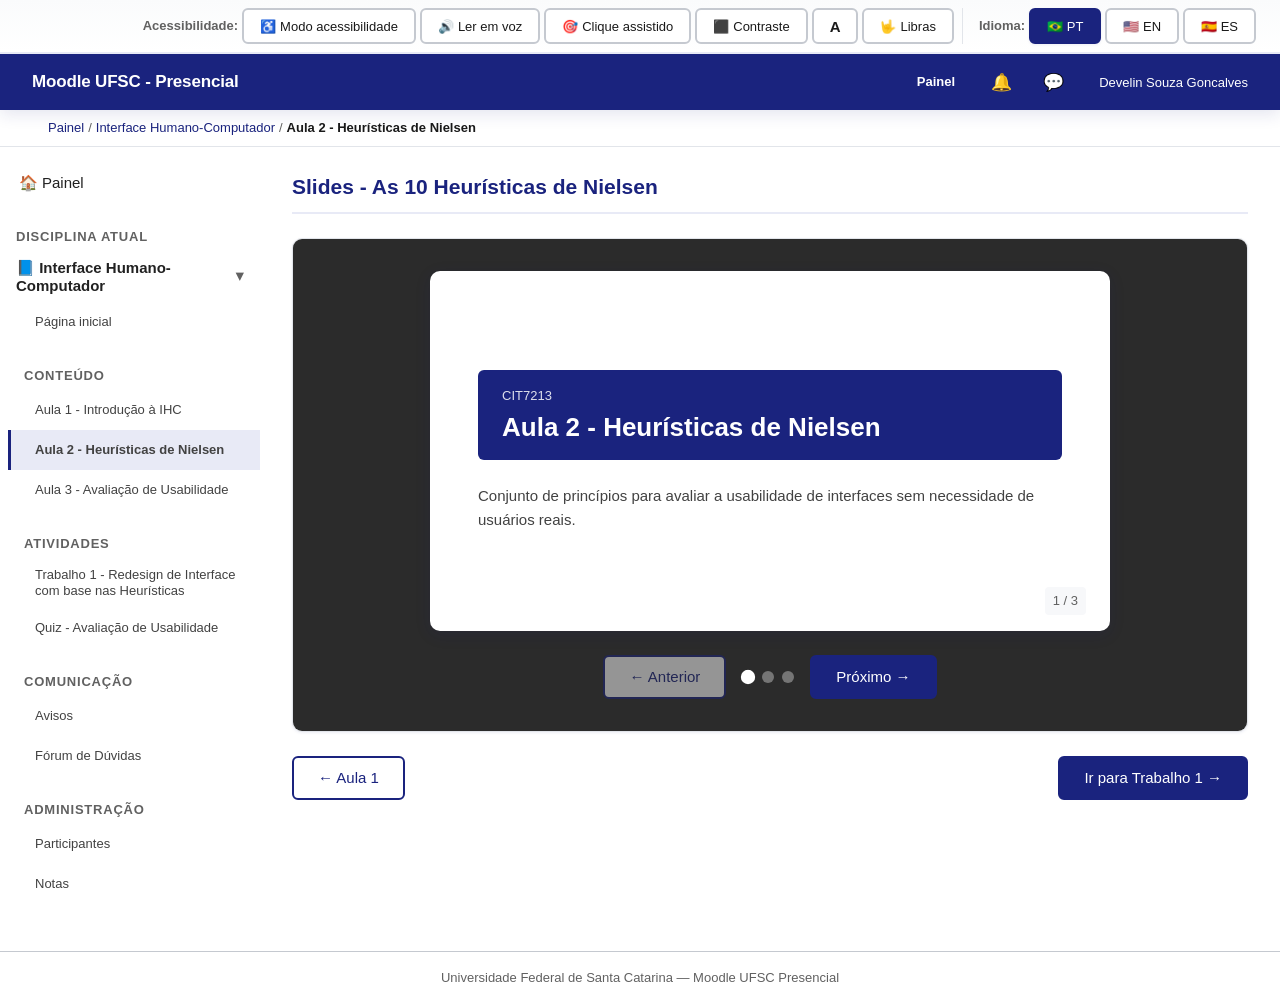
<file: aula2.html>
<!DOCTYPE html>
<html lang="pt-BR" data-i18n-title="page.title.lesson2">
<head>
  <meta charset="UTF-8">
  <meta name="viewport" content="width=device-width, initial-scale=1.0">
  <title>Aula 2 - Heurísticas de Nielsen - Moodle UFSC</title>
  <link rel="stylesheet" href="css/base.css">
  <link rel="stylesheet" href="css/layout.css">
  <link rel="stylesheet" href="css/components.css">
</head>
<body>
  <a class="skip-link" href="#main-content" data-i18n="skip.link">Ir para o conteúdo principal</a>
  <div class="a11y-bar" role="toolbar" data-i18n-aria="a11y.toolbar" aria-label="Opções de acessibilidade">
    <span class="a11y-bar__label" data-i18n="a11y.label">Acessibilidade:</span>
    <button class="a11y-btn" id="btn-contrast">⬛ <span data-i18n="a11y.contrast">Contraste</span></button>
    <button class="a11y-btn" id="btn-font-size">A</button>
    <button class="a11y-btn" id="btn-libras">🤟 <span data-i18n="a11y.libras">Libras</span></button>
    <span class="a11y-bar__label" style="margin-left:var(--space-sm);" data-i18n="a11y.language">Idioma:</span>
    <button class="a11y-btn lang-option" data-lang="pt-BR" aria-pressed="true">🇧🇷 PT</button>
    <button class="a11y-btn lang-option" data-lang="en-US" aria-pressed="false">🇺🇸 EN</button>
    <button class="a11y-btn lang-option" data-lang="es" aria-pressed="false">🇪🇸 ES</button>
  </div>
  <header class="topbar" role="banner">
    <a class="topbar__logo-wrap" href="index.html"><span class="topbar__site-name" data-i18n="site.name">Moodle UFSC - Presencial</span></a>
    <div class="topbar__spacer"></div>
    <nav class="topbar__actions">
      <a href="index.html" class="topbar__nav-link" data-i18n="nav.panel">Painel</a>
      <button class="topbar__icon-btn" id="btn-notifications">🔔</button>
      <button class="topbar__icon-btn" id="btn-messages">💬</button>
      <button class="topbar__user" id="btn-profile"><span>Develin Souza Goncalves</span></button>
    </nav>
  </header>
  <nav class="breadcrumb-bar" data-i18n-aria="nav.breadcrumb" aria-label="Localização na página"><ol class="breadcrumb breadcrumb--full">
    <li><a href="index.html" data-i18n="nav.panel">Painel</a></li><li class="breadcrumb__sep" aria-hidden="true">/</li>
    <li><a href="curso.html" data-i18n="course.welcome.name">Interface Humano-Computador</a></li><li class="breadcrumb__sep" aria-hidden="true">/</li>
    <li aria-current="page" data-i18n="course.section.lesson2">Aula 2 - Heurísticas de Nielsen</li>
  </ol></nav>
  <div class="page-body page-body--full">
    <aside class="sidebar" data-sidebar="course" data-page="lesson2" data-i18n-aria="nav.course.nav" aria-label="Navegação do curso">
      <nav class="sidebar__nav"></nav>
    </aside>
    <main id="main-content" class="main-content main-content--course">
      <h1 class="course-section__title" data-i18n="course.item.slides2">Slides - As 10 Heurísticas de Nielsen</h1>
      <div class="card"><div class="card__body card__body--flush">
        <div class="slide-viewer" aria-label="Visualizador de slides">
          <div class="slide-content">
            <div class="slide" id="slide-1">
              <div class="slide-header"><p>CIT7213</p><h2 data-i18n="course.section.lesson2">Heurísticas de Nielsen</h2></div>
              <p class="slide-body" data-i18n="lesson2.slide1">Conjunto de princípios para avaliar a usabilidade de interfaces sem necessidade de usuários reais.</p>
            </div>
            <div class="slide" id="slide-2" hidden>
              <div class="slide-body"><h2 data-i18n="lesson2.slide2.title">Heurísticas (1–5)</h2>
                <ol><li data-i18n="slide3.item1">Visibilidade do status do sistema</li><li data-i18n="slide3.item2">Correspondência com o mundo real</li><li data-i18n="slide3.item3">Controle e liberdade do usuário</li><li data-i18n="slide3.item4">Consistência e padrões</li><li data-i18n="slide3.item5">Prevenção de erros</li></ol>
              </div>
            </div>
            <div class="slide" id="slide-3" hidden>
              <div class="slide-body"><h2 data-i18n="lesson2.slide3.title">Heurísticas (6–10)</h2>
                <ol start="6"><li data-i18n="lesson2.h6">Reconhecimento em vez de recordação</li><li data-i18n="lesson2.h7">Flexibilidade e eficiência</li><li data-i18n="lesson2.h8">Design estético e minimalista</li><li data-i18n="lesson2.h9">Ajuda ao usuário reconhecer erros</li><li data-i18n="lesson2.h10">Ajuda e documentação</li></ol>
                <a href="info.html#artigo-nielsen" class="btn btn--primary" style="margin-top:var(--space-md);" data-i18n="course.item.article2">Ler artigo Nielsen →</a>
              </div>
            </div>
            <p id="slide-counter" class="slide-counter" aria-live="polite">1 / 3</p>
          </div>
          <div class="slide-controls" role="group" aria-label="Controles de slides">
            <button class="btn btn--secondary" id="btn-prev" disabled data-i18n="content.slide.prev">← Anterior</button>
            <div class="slide-dots">
              <button class="slide-dot active" data-slide="1" aria-label="Slide 1" aria-current="true"></button>
              <button class="slide-dot" data-slide="2" aria-label="Slide 2"></button>
              <button class="slide-dot" data-slide="3" aria-label="Slide 3"></button>
            </div>
            <button class="btn btn--primary" id="btn-next" data-i18n="content.slide.next">Próximo →</button>
          </div>
        </div>
      </div></div>
      <nav class="content-nav">
        <a href="conteudo.html" class="btn btn--secondary" data-i18n="lesson2.prev">← Aula 1</a>
        <a href="atividade.html" class="btn btn--primary" data-i18n="content.next">Trabalho 1 →</a>
      </nav>
    </main>
  </div>
  <footer class="site-footer"><p data-i18n="site.footer">Universidade Federal de Santa Catarina — Moodle UFSC Presencial</p></footer>
  <div id="toast" class="toast" role="status" aria-live="polite"></div>
  <script src="js/slides.js"></script>
  <script>initSlides(3);</script>
  <script src="js/i18n.js"></script><script src="js/sidebar.js"></script><script src="js/accessibility.js"></script><script src="js/nav.js"></script>
</body>
</html>
</file>
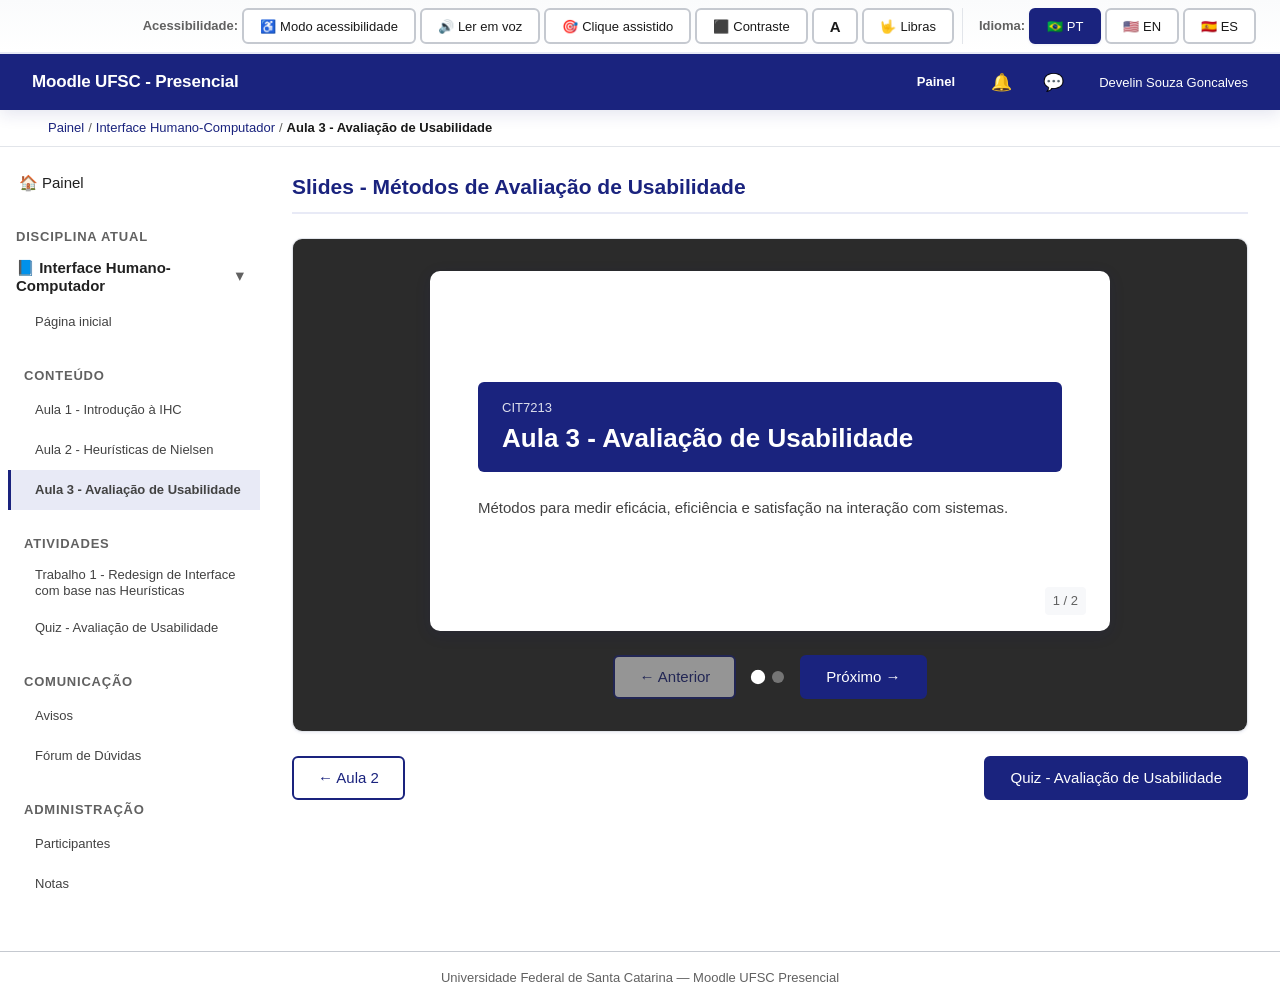
<file: aula3.html>
<!DOCTYPE html>
<html lang="pt-BR" data-i18n-title="page.title.lesson3">
<head>
  <meta charset="UTF-8">
  <meta name="viewport" content="width=device-width, initial-scale=1.0">
  <title>Aula 3 - Avaliação de Usabilidade - Moodle UFSC</title>
  <link rel="stylesheet" href="css/base.css">
  <link rel="stylesheet" href="css/layout.css">
  <link rel="stylesheet" href="css/components.css">
</head>
<body>
  <a class="skip-link" href="#main-content" data-i18n="skip.link">Ir para o conteúdo principal</a>
  <div class="a11y-bar" role="toolbar" data-i18n-aria="a11y.toolbar" aria-label="Opções de acessibilidade">
    <span class="a11y-bar__label" data-i18n="a11y.label">Acessibilidade:</span>
    <button class="a11y-btn" id="btn-contrast">⬛ <span data-i18n="a11y.contrast">Contraste</span></button>
    <button class="a11y-btn" id="btn-font-size">A</button>
    <button class="a11y-btn" id="btn-libras">🤟 <span data-i18n="a11y.libras">Libras</span></button>
    <span class="a11y-bar__label" style="margin-left:var(--space-sm);" data-i18n="a11y.language">Idioma:</span>
    <button class="a11y-btn lang-option" data-lang="pt-BR" aria-pressed="true">🇧🇷 PT</button>
    <button class="a11y-btn lang-option" data-lang="en-US" aria-pressed="false">🇺🇸 EN</button>
    <button class="a11y-btn lang-option" data-lang="es" aria-pressed="false">🇪🇸 ES</button>
  </div>
  <header class="topbar" role="banner">
    <a class="topbar__logo-wrap" href="index.html"><span class="topbar__site-name" data-i18n="site.name">Moodle UFSC - Presencial</span></a>
    <div class="topbar__spacer"></div>
    <nav class="topbar__actions">
      <a href="index.html" class="topbar__nav-link" data-i18n="nav.panel">Painel</a>
      <button class="topbar__icon-btn" id="btn-notifications">🔔</button>
      <button class="topbar__icon-btn" id="btn-messages">💬</button>
      <button class="topbar__user" id="btn-profile"><span>Develin Souza Goncalves</span></button>
    </nav>
  </header>
  <nav class="breadcrumb-bar" data-i18n-aria="nav.breadcrumb" aria-label="Localização na página"><ol class="breadcrumb breadcrumb--full">
    <li><a href="index.html" data-i18n="nav.panel">Painel</a></li><li class="breadcrumb__sep" aria-hidden="true">/</li>
    <li><a href="curso.html" data-i18n="course.welcome.name">Interface Humano-Computador</a></li><li class="breadcrumb__sep" aria-hidden="true">/</li>
    <li aria-current="page" data-i18n="course.section.lesson3">Aula 3 - Avaliação de Usabilidade</li>
  </ol></nav>
  <div class="page-body page-body--full">
    <aside class="sidebar" data-sidebar="course" data-page="lesson3" data-i18n-aria="nav.course.nav" aria-label="Navegação do curso">
      <nav class="sidebar__nav"></nav>
    </aside>
    <main id="main-content" class="main-content main-content--course">
      <h1 class="course-section__title" data-i18n="course.item.slides3">Slides - Métodos de Avaliação de Usabilidade</h1>
      <div class="card"><div class="card__body card__body--flush">
        <div class="slide-viewer">
          <div class="slide-content">
            <div class="slide" id="slide-1">
              <div class="slide-header"><p>CIT7213</p><h2 data-i18n="course.section.lesson3">Avaliação de Usabilidade</h2></div>
              <p class="slide-body" data-i18n="lesson3.slide1">Métodos para medir eficácia, eficiência e satisfação na interação com sistemas.</p>
            </div>
            <div class="slide" id="slide-2" hidden>
              <div class="slide-body"><h2 data-i18n="lesson3.slide2.title">Principais métodos</h2>
                <ul><li data-i18n="lesson3.m1">Teste de usabilidade com usuários</li><li data-i18n="lesson3.m2">Avaliação heurística</li><li data-i18n="lesson3.m3">Questionários (SUS, CSUQ)</li><li data-i18n="lesson3.m4">Análise de tarefas cognitivas</li></ul>
                <a href="quiz.html" class="btn btn--primary" style="margin-top:var(--space-md);" data-i18n="course.item.quiz3">Fazer quiz da aula →</a>
              </div>
            </div>
            <p id="slide-counter" class="slide-counter" aria-live="polite">1 / 2</p>
          </div>
          <div class="slide-controls" role="group" aria-label="Controles de slides">
            <button class="btn btn--secondary" id="btn-prev" disabled data-i18n="content.slide.prev">← Anterior</button>
            <div class="slide-dots">
              <button class="slide-dot active" data-slide="1" aria-current="true" aria-label="Slide 1"></button>
              <button class="slide-dot" data-slide="2" aria-label="Slide 2"></button>
            </div>
            <button class="btn btn--primary" id="btn-next" data-i18n="content.slide.next">Próximo →</button>
          </div>
        </div>
      </div></div>
      <nav class="content-nav">
        <a href="aula2.html" class="btn btn--secondary" data-i18n="lesson3.prev">← Aula 2</a>
        <a href="quiz.html" class="btn btn--primary" data-i18n="course.item.quiz3">Quiz →</a>
      </nav>
    </main>
  </div>
  <footer class="site-footer"><p data-i18n="site.footer">Universidade Federal de Santa Catarina — Moodle UFSC Presencial</p></footer>
  <div id="toast" class="toast" role="status" aria-live="polite"></div>
  <script src="js/slides.js"></script>
  <script>initSlides(2);</script>
  <script src="js/i18n.js"></script><script src="js/sidebar.js"></script><script src="js/accessibility.js"></script><script src="js/nav.js"></script>
</body>
</html>
</file>
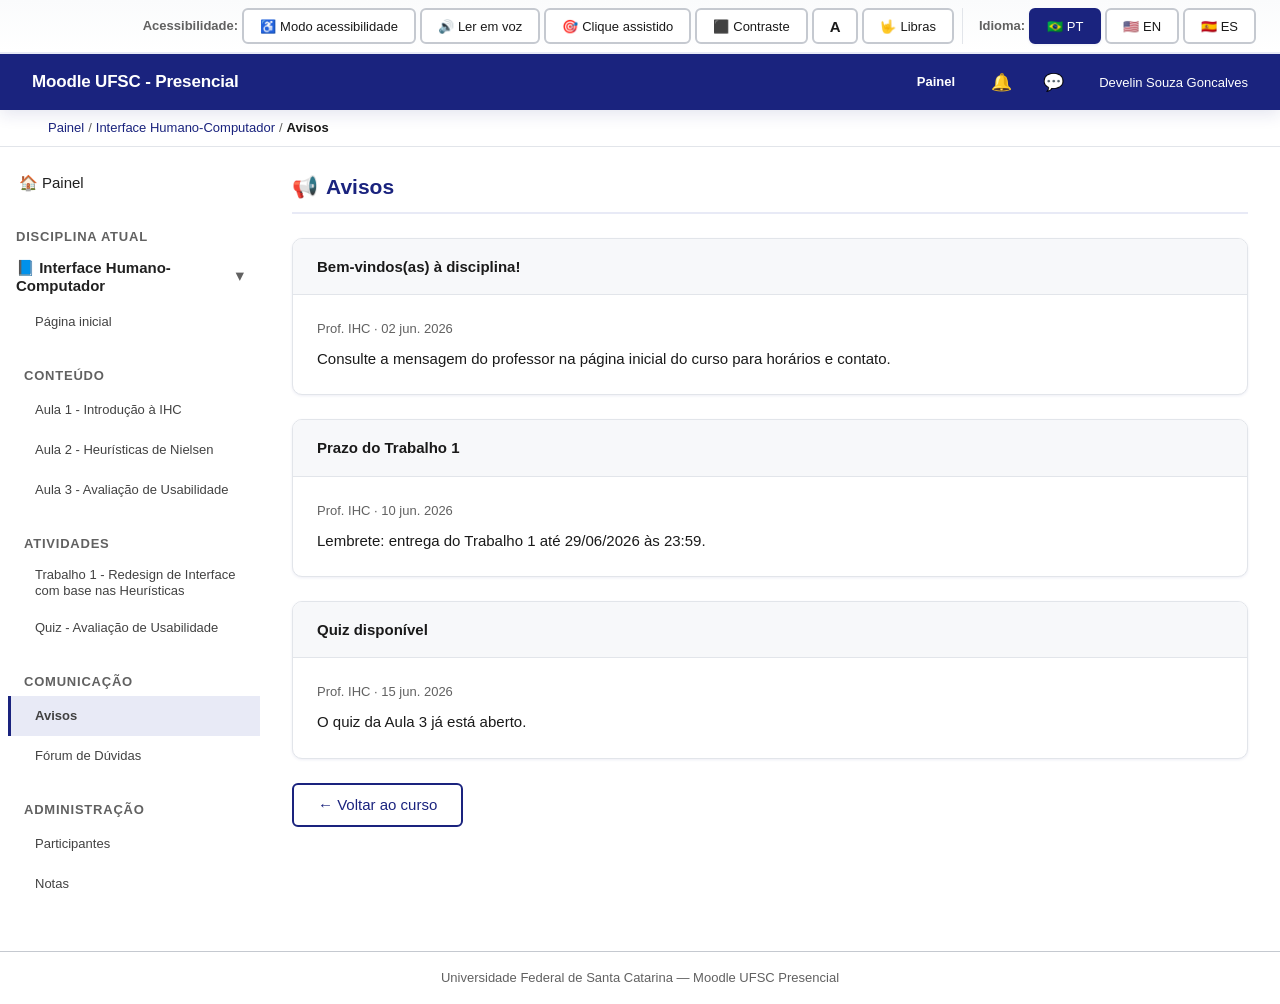
<file: avisos.html>
<!DOCTYPE html>
<html lang="pt-BR" data-i18n-title="page.title.notices">
<head>
  <meta charset="UTF-8">
  <meta name="viewport" content="width=device-width, initial-scale=1.0">
  <title>Avisos - Moodle UFSC</title>
  <link rel="stylesheet" href="css/base.css">
  <link rel="stylesheet" href="css/layout.css">
  <link rel="stylesheet" href="css/components.css">
</head>
<body>
  <a class="skip-link" href="#main-content" data-i18n="skip.link">Ir para o conteúdo principal</a>
  <div class="a11y-bar" role="toolbar" data-i18n-aria="a11y.toolbar" aria-label="Opções de acessibilidade">
    <span class="a11y-bar__label" data-i18n="a11y.label">Acessibilidade:</span>
    <button class="a11y-btn" id="btn-contrast">⬛ <span data-i18n="a11y.contrast">Contraste</span></button>
    <button class="a11y-btn" id="btn-font-size">A</button>
    <button class="a11y-btn" id="btn-libras">🤟 <span data-i18n="a11y.libras">Libras</span></button>
    <span class="a11y-bar__label" style="margin-left:var(--space-sm);" data-i18n="a11y.language">Idioma:</span>
    <button class="a11y-btn lang-option" data-lang="pt-BR" aria-pressed="true">🇧🇷 PT</button>
    <button class="a11y-btn lang-option" data-lang="en-US" aria-pressed="false">🇺🇸 EN</button>
    <button class="a11y-btn lang-option" data-lang="es" aria-pressed="false">🇪🇸 ES</button>
  </div>
  <header class="topbar" role="banner">
    <a class="topbar__logo-wrap" href="index.html"><span class="topbar__site-name" data-i18n="site.name">Moodle UFSC - Presencial</span></a>
    <div class="topbar__spacer"></div>
    <nav class="topbar__actions">
      <a href="index.html" class="topbar__nav-link" data-i18n="nav.panel">Painel</a>
      <button class="topbar__icon-btn" id="btn-notifications">🔔</button>
      <button class="topbar__icon-btn" id="btn-messages">💬</button>
      <button class="topbar__user" id="btn-profile"><span>Develin Souza Goncalves</span></button>
    </nav>
  </header>
  <nav class="breadcrumb-bar" data-i18n-aria="nav.breadcrumb" aria-label="Localização na página"><ol class="breadcrumb breadcrumb--full">
    <li><a href="index.html" data-i18n="nav.panel">Painel</a></li><li class="breadcrumb__sep" aria-hidden="true">/</li>
    <li><a href="curso.html" data-i18n="course.welcome.name">Interface Humano-Computador</a></li><li class="breadcrumb__sep" aria-hidden="true">/</li>
    <li aria-current="page" data-i18n="course.section.notices">Avisos</li>
  </ol></nav>
  <div class="page-body page-body--full">
    <aside class="sidebar" data-sidebar="course" data-page="notices" data-i18n-aria="nav.course.nav" aria-label="Navegação do curso">
      <nav class="sidebar__nav"></nav>
    </aside>
    <main id="main-content" class="main-content main-content--course">
    <h1 class="course-section__title">📢 <span data-i18n="course.section.notices">Avisos</span></h1>
    <article class="card notice-item">
      <div class="card__header" data-i18n="notices.item1.title">Bem-vindos(as) à disciplina!</div>
      <div class="card__body">
        <p class="notice-item__meta">Prof. IHC · 02 jun. 2026</p>
        <p data-i18n="notices.item1.body">Consulte a mensagem do professor na <a href="curso.html">página inicial do curso</a> para horários e contato.</p>
      </div>
    </article>
    <article class="card notice-item">
      <div class="card__header" data-i18n="notices.item2.title">Prazo do Trabalho 1</div>
      <div class="card__body">
        <p class="notice-item__meta">Prof. IHC · 10 jun. 2026</p>
        <p data-i18n="notices.item2.body">Lembrete: entrega do Trabalho 1 até <strong>29/06/2026 às 23:59</strong>. <a href="atividade.html">Acessar atividade →</a></p>
      </div>
    </article>
    <article class="card notice-item">
      <div class="card__header" data-i18n="notices.item3.title">Quiz disponível</div>
      <div class="card__body">
        <p class="notice-item__meta">Prof. IHC · 15 jun. 2026</p>
        <p data-i18n="notices.item3.body">O quiz da Aula 3 já está aberto. <a href="quiz.html">Responder quiz →</a></p>
      </div>
    </article>
    <a href="curso.html" class="btn btn--secondary" data-i18n="content.back">← Voltar ao curso</a>
    </main>
  </div>
  <footer class="site-footer"><p data-i18n="site.footer">Universidade Federal de Santa Catarina — Moodle UFSC Presencial</p></footer>
  <div id="toast" class="toast" role="status" aria-live="polite"></div>
  <script src="js/i18n.js"></script><script src="js/sidebar.js"></script><script src="js/accessibility.js"></script><script src="js/nav.js"></script>
</body>
</html>
</file>
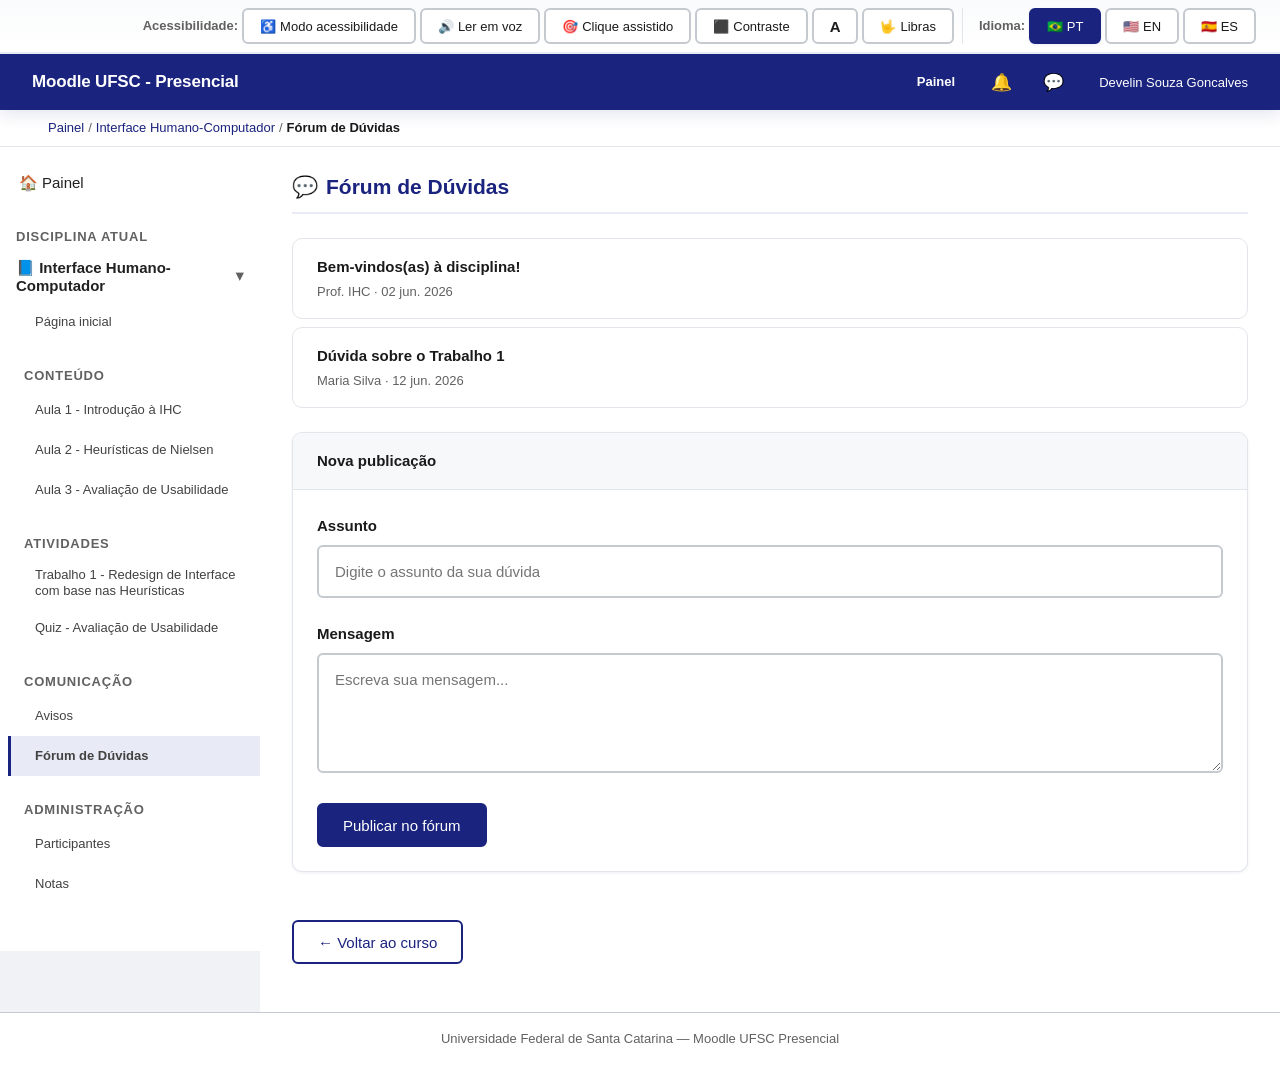
<file: forum.html>
<!DOCTYPE html>
<html lang="pt-BR" data-i18n-title="page.title.forum">
<head>
  <meta charset="UTF-8">
  <meta name="viewport" content="width=device-width, initial-scale=1.0">
  <title>Fórum de Dúvidas - Moodle UFSC</title>
  <link rel="stylesheet" href="css/base.css">
  <link rel="stylesheet" href="css/layout.css">
  <link rel="stylesheet" href="css/components.css">
</head>
<body>
  <a class="skip-link" href="#main-content" data-i18n="skip.link">Ir para o conteúdo principal</a>
  <div class="a11y-bar" role="toolbar" data-i18n-aria="a11y.toolbar" aria-label="Opções de acessibilidade">
    <span class="a11y-bar__label" data-i18n="a11y.label">Acessibilidade:</span>
    <button class="a11y-btn" id="btn-contrast">⬛ <span data-i18n="a11y.contrast">Contraste</span></button>
    <button class="a11y-btn" id="btn-font-size">A</button>
    <button class="a11y-btn" id="btn-libras">🤟 <span data-i18n="a11y.libras">Libras</span></button>
    <span class="a11y-bar__label" style="margin-left:var(--space-sm);" data-i18n="a11y.language">Idioma:</span>
    <button class="a11y-btn lang-option" data-lang="pt-BR" aria-pressed="true">🇧🇷 PT</button>
    <button class="a11y-btn lang-option" data-lang="en-US" aria-pressed="false">🇺🇸 EN</button>
    <button class="a11y-btn lang-option" data-lang="es" aria-pressed="false">🇪🇸 ES</button>
  </div>
  <header class="topbar" role="banner">
    <a class="topbar__logo-wrap" href="index.html"><span class="topbar__site-name" data-i18n="site.name">Moodle UFSC - Presencial</span></a>
    <div class="topbar__spacer"></div>
    <nav class="topbar__actions">
      <a href="index.html" class="topbar__nav-link" data-i18n="nav.panel">Painel</a>
      <button class="topbar__icon-btn" id="btn-notifications">🔔</button>
      <button class="topbar__icon-btn" id="btn-messages">💬</button>
      <button class="topbar__user" id="btn-profile"><span>Develin Souza Goncalves</span></button>
    </nav>
  </header>
  <nav class="breadcrumb-bar" data-i18n-aria="nav.breadcrumb" aria-label="Localização na página"><ol class="breadcrumb breadcrumb--full">
    <li><a href="index.html" data-i18n="nav.panel">Painel</a></li><li class="breadcrumb__sep" aria-hidden="true">/</li>
    <li><a href="curso.html" data-i18n="course.welcome.name">Interface Humano-Computador</a></li><li class="breadcrumb__sep" aria-hidden="true">/</li>
    <li aria-current="page" data-i18n="nav.forum">Fórum de Dúvidas</li>
  </ol></nav>
  <div class="page-body page-body--full">
    <aside class="sidebar" data-sidebar="course" data-page="forum" data-i18n-aria="nav.course.nav" aria-label="Navegação do curso">
      <nav class="sidebar__nav"></nav>
    </aside>
    <main id="main-content" class="main-content main-content--course">
      <h1 class="course-section__title">💬 <span data-i18n="nav.forum">Fórum de Dúvidas</span></h1>
      <ul id="forum-list" class="forum-list">
        <li class="forum-thread">
          <details>
            <summary class="forum-thread__summary">
              <span class="forum-thread__subject" data-i18n="forum.thread1.title">Bem-vindos(as) à disciplina!</span>
              <span class="forum-thread__meta">Prof. IHC · 02 jun. 2026</span>
            </summary>
            <div class="forum-thread__body" data-i18n="forum.thread1.body">Sejam bem-vindos(as)! Use este fórum para dúvidas sobre aulas, atividades e prazos.</div>
          </details>
        </li>
        <li class="forum-thread">
          <details>
            <summary class="forum-thread__summary">
              <span class="forum-thread__subject" data-i18n="forum.thread2.title">Dúvida sobre o Trabalho 1</span>
              <span class="forum-thread__meta">Maria Silva · 12 jun. 2026</span>
            </summary>
            <div class="forum-thread__body" data-i18n="forum.thread2.body">Posso entregar o trabalho em dupla? — Sim, grupos de até 3 pessoas são permitidos.</div>
          </details>
        </li>
      </ul>
      <div class="card" style="margin-top:var(--space-lg);">
        <div class="card__header" data-i18n="forum.new.title">Nova publicação</div>
        <div class="card__body">
          <form id="forum-form">
            <div class="form-group">
              <label for="forum-subject" data-i18n="forum.new.subject">Assunto</label>
              <input type="text" id="forum-subject" required data-i18n-placeholder="forum.new.subject.placeholder" placeholder="Digite o assunto da sua dúvida">
            </div>
            <div class="form-group">
              <label for="forum-body" data-i18n="forum.new.body">Mensagem</label>
              <textarea id="forum-body" required data-i18n-placeholder="forum.new.body.placeholder" placeholder="Escreva sua mensagem..."></textarea>
            </div>
            <button type="submit" class="btn btn--primary" data-i18n="forum.new.submit">Publicar no fórum</button>
          </form>
        </div>
      </div>
      <a href="curso.html" class="btn btn--secondary" style="margin-top:var(--space-lg);" data-i18n="content.back">← Voltar ao curso</a>
    </main>
  </div>
  <footer class="site-footer"><p data-i18n="site.footer">Universidade Federal de Santa Catarina — Moodle UFSC Presencial</p></footer>
  <div id="toast" class="toast" role="status" aria-live="polite"></div>
  <script src="js/i18n.js"></script><script src="js/sidebar.js"></script><script src="js/accessibility.js"></script><script src="js/nav.js"></script><script src="js/pages.js"></script>
</body>
</html>
</file>
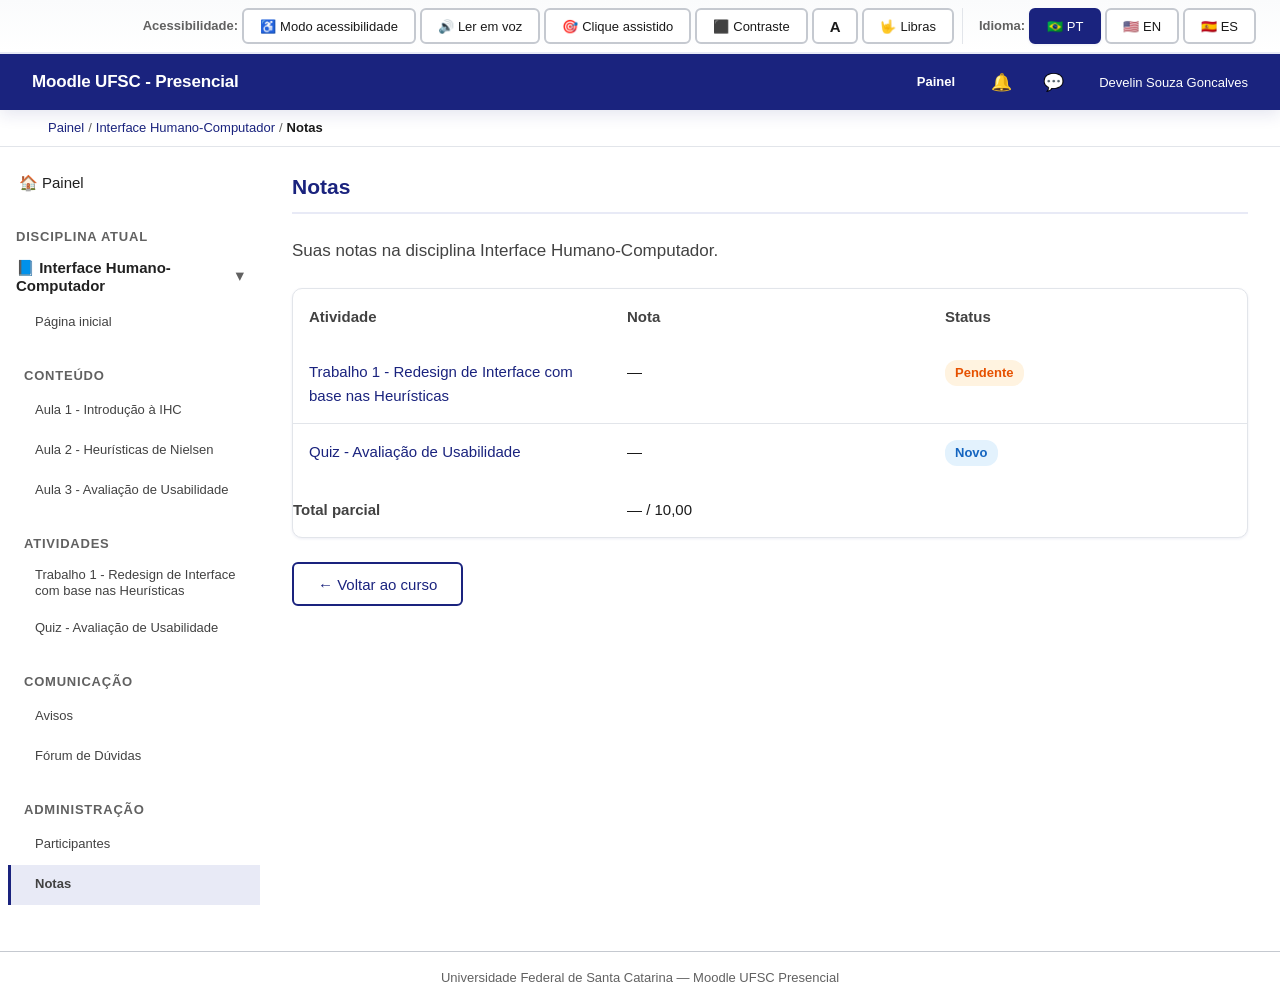
<file: notas.html>
<!DOCTYPE html>
<html lang="pt-BR" data-i18n-title="page.title.grades">
<head>
  <meta charset="UTF-8">
  <meta name="viewport" content="width=device-width, initial-scale=1.0">
  <title>Notas - Moodle UFSC</title>
  <link rel="stylesheet" href="css/base.css">
  <link rel="stylesheet" href="css/layout.css">
  <link rel="stylesheet" href="css/components.css">
</head>
<body>
  <a class="skip-link" href="#main-content" data-i18n="skip.link">Ir para o conteúdo principal</a>
  <div class="a11y-bar" role="toolbar" data-i18n-aria="a11y.toolbar" aria-label="Opções de acessibilidade">
    <span class="a11y-bar__label" data-i18n="a11y.label">Acessibilidade:</span>
    <button class="a11y-btn" id="btn-contrast">⬛ <span data-i18n="a11y.contrast">Contraste</span></button>
    <button class="a11y-btn" id="btn-font-size">A</button>
    <button class="a11y-btn" id="btn-libras">🤟 <span data-i18n="a11y.libras">Libras</span></button>
    <span class="a11y-bar__label" style="margin-left:var(--space-sm);" data-i18n="a11y.language">Idioma:</span>
    <button class="a11y-btn lang-option" data-lang="pt-BR" aria-pressed="true">🇧🇷 PT</button>
    <button class="a11y-btn lang-option" data-lang="en-US" aria-pressed="false">🇺🇸 EN</button>
    <button class="a11y-btn lang-option" data-lang="es" aria-pressed="false">🇪🇸 ES</button>
  </div>
  <header class="topbar" role="banner">
    <a class="topbar__logo-wrap" href="index.html"><span class="topbar__site-name" data-i18n="site.name">Moodle UFSC - Presencial</span></a>
    <div class="topbar__spacer"></div>
    <nav class="topbar__actions">
      <a href="index.html" class="topbar__nav-link" data-i18n="nav.panel">Painel</a>
      <button class="topbar__icon-btn" id="btn-notifications">🔔</button>
      <button class="topbar__icon-btn" id="btn-messages">💬</button>
      <button class="topbar__user" id="btn-profile"><span>Develin Souza Goncalves</span></button>
    </nav>
  </header>
  <nav class="breadcrumb-bar" data-i18n-aria="nav.breadcrumb" aria-label="Localização na página"><ol class="breadcrumb breadcrumb--full">
    <li><a href="index.html" data-i18n="nav.panel">Painel</a></li><li class="breadcrumb__sep" aria-hidden="true">/</li>
    <li><a href="curso.html" data-i18n="course.welcome.name">Interface Humano-Computador</a></li><li class="breadcrumb__sep" aria-hidden="true">/</li>
    <li aria-current="page" data-i18n="nav.grades">Notas</li>
  </ol></nav>
  <div class="page-body page-body--full">
    <aside class="sidebar" data-sidebar="course" data-page="grades" data-i18n-aria="nav.course.nav" aria-label="Navegação do curso">
      <nav class="sidebar__nav"></nav>
    </aside>
    <main id="main-content" class="main-content main-content--course">
      <h1 class="course-section__title" data-i18n="nav.grades">Notas</h1>
      <p class="text-lead" style="margin-bottom:var(--space-lg);" data-i18n="grades.intro">Suas notas na disciplina Interface Humano-Computador.</p>
      <div class="card"><div class="card__body card__body--flush">
        <table class="data-table grades-table">
          <thead><tr><th scope="col" data-i18n="grades.activity">Atividade</th><th scope="col" data-i18n="grades.grade">Nota</th><th scope="col" data-i18n="activity.status">Status</th></tr></thead>
          <tbody>
            <tr><td><a href="atividade.html" data-i18n="course.item.work1">Trabalho 1 - Redesign</a></td><td>—</td><td><span class="badge badge--pending" data-i18n="badge.pending">Pendente</span></td></tr>
            <tr><td><a href="quiz.html" data-i18n="course.item.quiz3">Quiz - Avaliação de Usabilidade</a></td><td>—</td><td><span class="badge badge--new" data-i18n="badge.new">Novo</span></td></tr>
          </tbody>
          <tfoot><tr><th scope="row" data-i18n="grades.total">Total parcial</th><td colspan="2">— / 10,00</td></tr></tfoot>
        </table>
      </div></div>
      <a href="curso.html" class="btn btn--secondary" data-i18n="content.back">← Voltar ao curso</a>
    </main>
  </div>
  <footer class="site-footer"><p data-i18n="site.footer">Universidade Federal de Santa Catarina — Moodle UFSC Presencial</p></footer>
  <div id="toast" class="toast" role="status" aria-live="polite"></div>
  <script src="js/i18n.js"></script><script src="js/sidebar.js"></script><script src="js/accessibility.js"></script><script src="js/nav.js"></script>
</body>
</html>
</file>
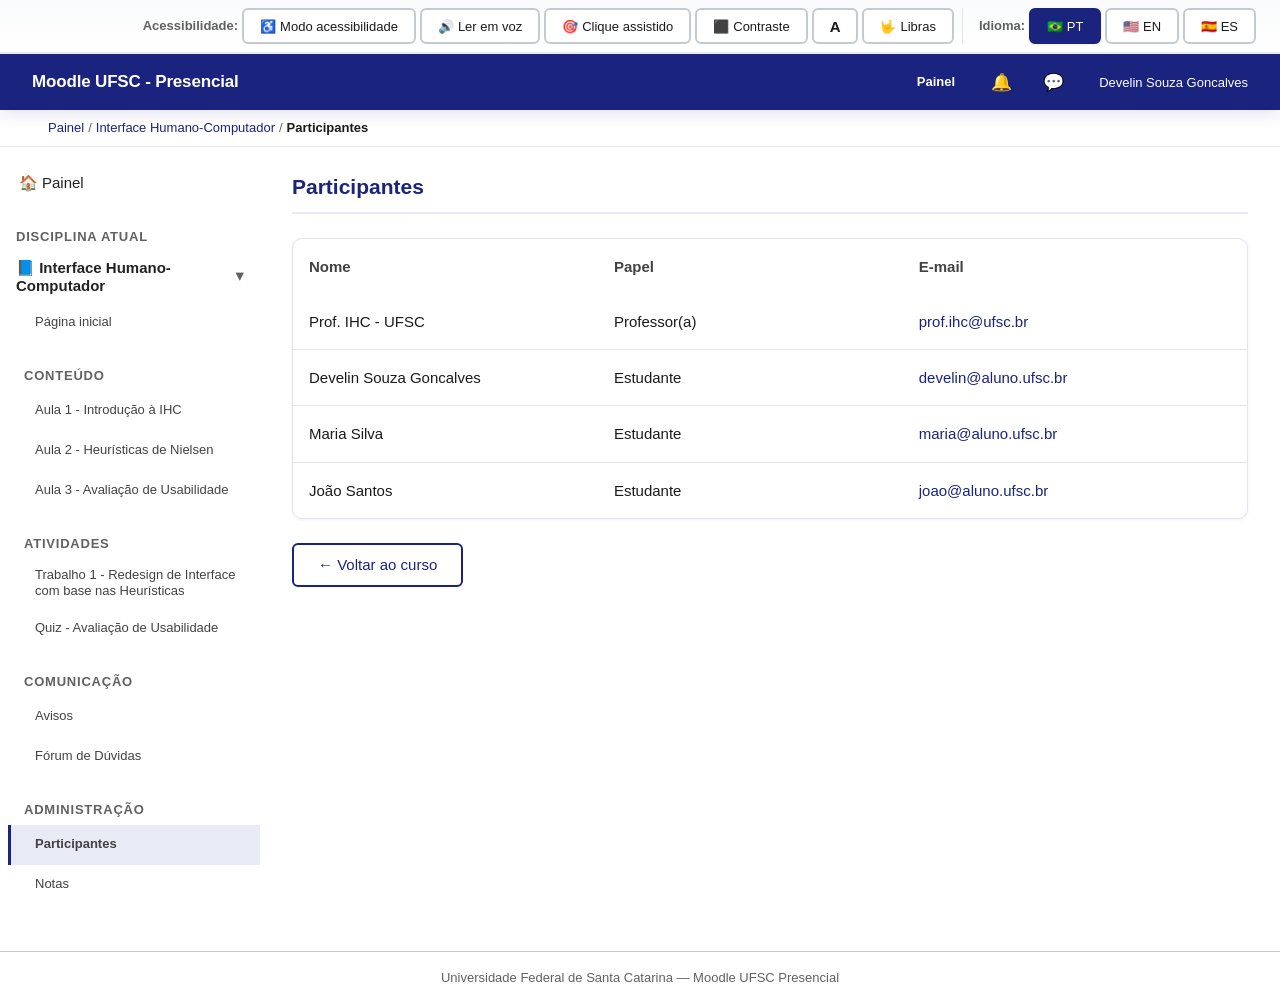
<file: participantes.html>
<!DOCTYPE html>
<html lang="pt-BR" data-i18n-title="page.title.participants">
<head>
  <meta charset="UTF-8">
  <meta name="viewport" content="width=device-width, initial-scale=1.0">
  <title>Participantes - Moodle UFSC</title>
  <link rel="stylesheet" href="css/base.css">
  <link rel="stylesheet" href="css/layout.css">
  <link rel="stylesheet" href="css/components.css">
</head>
<body>
  <a class="skip-link" href="#main-content" data-i18n="skip.link">Ir para o conteúdo principal</a>
  <div class="a11y-bar" role="toolbar" data-i18n-aria="a11y.toolbar" aria-label="Opções de acessibilidade">
    <span class="a11y-bar__label" data-i18n="a11y.label">Acessibilidade:</span>
    <button class="a11y-btn" id="btn-contrast">⬛ <span data-i18n="a11y.contrast">Contraste</span></button>
    <button class="a11y-btn" id="btn-font-size">A</button>
    <button class="a11y-btn" id="btn-libras">🤟 <span data-i18n="a11y.libras">Libras</span></button>
    <span class="a11y-bar__label" style="margin-left:var(--space-sm);" data-i18n="a11y.language">Idioma:</span>
    <button class="a11y-btn lang-option" data-lang="pt-BR" aria-pressed="true">🇧🇷 PT</button>
    <button class="a11y-btn lang-option" data-lang="en-US" aria-pressed="false">🇺🇸 EN</button>
    <button class="a11y-btn lang-option" data-lang="es" aria-pressed="false">🇪🇸 ES</button>
  </div>
  <header class="topbar" role="banner">
    <a class="topbar__logo-wrap" href="index.html"><span class="topbar__site-name" data-i18n="site.name">Moodle UFSC - Presencial</span></a>
    <div class="topbar__spacer"></div>
    <nav class="topbar__actions">
      <a href="index.html" class="topbar__nav-link" data-i18n="nav.panel">Painel</a>
      <button class="topbar__icon-btn" id="btn-notifications">🔔</button>
      <button class="topbar__icon-btn" id="btn-messages">💬</button>
      <button class="topbar__user" id="btn-profile"><span>Develin Souza Goncalves</span></button>
    </nav>
  </header>
  <nav class="breadcrumb-bar" data-i18n-aria="nav.breadcrumb" aria-label="Localização na página"><ol class="breadcrumb breadcrumb--full">
    <li><a href="index.html" data-i18n="nav.panel">Painel</a></li><li class="breadcrumb__sep" aria-hidden="true">/</li>
    <li><a href="curso.html" data-i18n="course.welcome.name">Interface Humano-Computador</a></li><li class="breadcrumb__sep" aria-hidden="true">/</li>
    <li aria-current="page" data-i18n="nav.participants">Participantes</li>
  </ol></nav>
  <div class="page-body page-body--full">
    <aside class="sidebar" data-sidebar="course" data-page="participants" data-i18n-aria="nav.course.nav" aria-label="Navegação do curso">
      <nav class="sidebar__nav"></nav>
    </aside>
    <main id="main-content" class="main-content main-content--course">
      <h1 class="course-section__title" data-i18n="nav.participants">Participantes</h1>
      <div class="card"><div class="card__body card__body--flush">
        <table class="data-table participants-table">
          <thead><tr><th scope="col" data-i18n="participants.name">Nome</th><th scope="col" data-i18n="participants.role">Papel</th><th scope="col" data-i18n="participants.email">E-mail</th></tr></thead>
          <tbody>
            <tr><td>Prof. IHC - UFSC</td><td data-i18n="participants.teacher">Professor(a)</td><td><a href="mailto:prof.ihc@ufsc.br">prof.ihc@ufsc.br</a></td></tr>
            <tr><td>Develin Souza Goncalves</td><td data-i18n="participants.student">Estudante</td><td><a href="mailto:develin@aluno.ufsc.br">develin@aluno.ufsc.br</a></td></tr>
            <tr><td>Maria Silva</td><td data-i18n="participants.student">Estudante</td><td><a href="mailto:maria@aluno.ufsc.br">maria@aluno.ufsc.br</a></td></tr>
            <tr><td>João Santos</td><td data-i18n="participants.student">Estudante</td><td><a href="mailto:joao@aluno.ufsc.br">joao@aluno.ufsc.br</a></td></tr>
          </tbody>
        </table>
      </div></div>
      <a href="curso.html" class="btn btn--secondary" data-i18n="content.back">← Voltar ao curso</a>
    </main>
  </div>
  <footer class="site-footer"><p data-i18n="site.footer">Universidade Federal de Santa Catarina — Moodle UFSC Presencial</p></footer>
  <div id="toast" class="toast" role="status" aria-live="polite"></div>
  <script src="js/i18n.js"></script><script src="js/sidebar.js"></script><script src="js/accessibility.js"></script><script src="js/nav.js"></script>
</body>
</html>
</file>
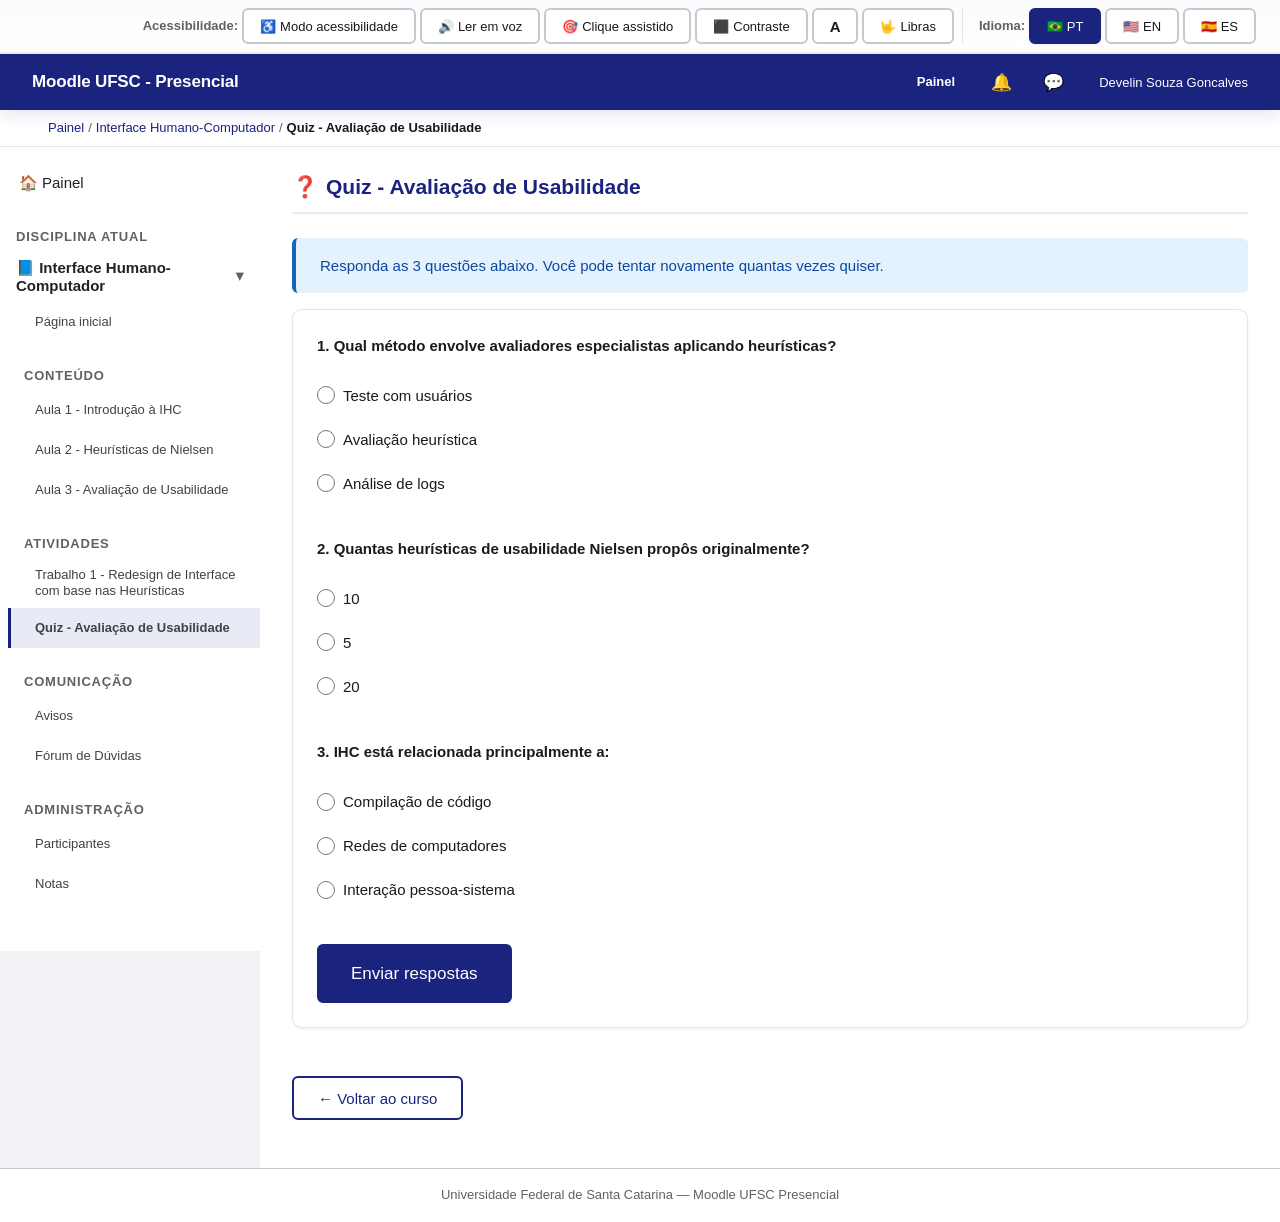
<file: quiz.html>
<!DOCTYPE html>
<html lang="pt-BR" data-i18n-title="page.title.quiz">
<head>
  <meta charset="UTF-8">
  <meta name="viewport" content="width=device-width, initial-scale=1.0">
  <title>Quiz - Avaliação de Usabilidade - Moodle UFSC</title>
  <link rel="stylesheet" href="css/base.css">
  <link rel="stylesheet" href="css/layout.css">
  <link rel="stylesheet" href="css/components.css">
</head>
<body>
  <a class="skip-link" href="#main-content" data-i18n="skip.link">Ir para o conteúdo principal</a>
  <div class="a11y-bar" role="toolbar" data-i18n-aria="a11y.toolbar" aria-label="Opções de acessibilidade">
    <span class="a11y-bar__label" data-i18n="a11y.label">Acessibilidade:</span>
    <button class="a11y-btn" id="btn-contrast">⬛ <span data-i18n="a11y.contrast">Contraste</span></button>
    <button class="a11y-btn" id="btn-font-size">A</button>
    <button class="a11y-btn" id="btn-libras">🤟 <span data-i18n="a11y.libras">Libras</span></button>
    <span class="a11y-bar__label" style="margin-left:var(--space-sm);" data-i18n="a11y.language">Idioma:</span>
    <button class="a11y-btn lang-option" data-lang="pt-BR" aria-pressed="true">🇧🇷 PT</button>
    <button class="a11y-btn lang-option" data-lang="en-US" aria-pressed="false">🇺🇸 EN</button>
    <button class="a11y-btn lang-option" data-lang="es" aria-pressed="false">🇪🇸 ES</button>
  </div>
  <header class="topbar" role="banner">
    <a class="topbar__logo-wrap" href="index.html"><span class="topbar__site-name" data-i18n="site.name">Moodle UFSC - Presencial</span></a>
    <div class="topbar__spacer"></div>
    <nav class="topbar__actions">
      <a href="index.html" class="topbar__nav-link" data-i18n="nav.panel">Painel</a>
      <button class="topbar__icon-btn" id="btn-notifications">🔔</button>
      <button class="topbar__icon-btn" id="btn-messages">💬</button>
      <button class="topbar__user" id="btn-profile"><span>Develin Souza Goncalves</span></button>
    </nav>
  </header>
  <nav class="breadcrumb-bar" data-i18n-aria="nav.breadcrumb" aria-label="Localização na página"><ol class="breadcrumb breadcrumb--full">
    <li><a href="index.html" data-i18n="nav.panel">Painel</a></li><li class="breadcrumb__sep" aria-hidden="true">/</li>
    <li><a href="curso.html" data-i18n="course.welcome.name">Interface Humano-Computador</a></li><li class="breadcrumb__sep" aria-hidden="true">/</li>
    <li aria-current="page" data-i18n="course.item.quiz3">Quiz - Avaliação de Usabilidade</li>
  </ol></nav>
  <div class="page-body page-body--full">
    <aside class="sidebar" data-sidebar="course" data-page="quiz" data-i18n-aria="nav.course.nav" aria-label="Navegação do curso">
      <nav class="sidebar__nav"></nav>
    </aside>
    <main id="main-content" class="main-content main-content--course">
      <h1 class="course-section__title">❓ <span data-i18n="course.item.quiz3">Quiz - Avaliação de Usabilidade</span></h1>
      <div class="alert alert--info" data-i18n="quiz.intro">Responda as 3 questões abaixo. Você pode tentar novamente quantas vezes quiser antes do prazo.</div>
      <form id="quiz-form" class="card"><div class="card__body">
        <fieldset class="quiz-question">
          <legend data-i18n="quiz.q1">1. Qual método envolve avaliadores especialistas aplicando heurísticas?</legend>
          <label class="quiz-option"><input type="radio" name="q1" value="a" required> <span data-i18n="quiz.q1.a">Teste com usuários</span></label>
          <label class="quiz-option"><input type="radio" name="q1" value="b"> <span data-i18n="quiz.q1.b">Avaliação heurística</span></label>
          <label class="quiz-option"><input type="radio" name="q1" value="c"> <span data-i18n="quiz.q1.c">Análise de logs</span></label>
        </fieldset>
        <fieldset class="quiz-question">
          <legend data-i18n="quiz.q2">2. Quantas heurísticas de usabilidade Nielsen propôs originalmente?</legend>
          <label class="quiz-option"><input type="radio" name="q2" value="a" required> <span>10</span></label>
          <label class="quiz-option"><input type="radio" name="q2" value="b"> <span>5</span></label>
          <label class="quiz-option"><input type="radio" name="q2" value="c"> <span>20</span></label>
        </fieldset>
        <fieldset class="quiz-question">
          <legend data-i18n="quiz.q3">3. IHC está relacionada principalmente a:</legend>
          <label class="quiz-option"><input type="radio" name="q3" value="a" required> <span data-i18n="quiz.q3.a">Compilação de código</span></label>
          <label class="quiz-option"><input type="radio" name="q3" value="b"> <span data-i18n="quiz.q3.b">Redes de computadores</span></label>
          <label class="quiz-option"><input type="radio" name="q3" value="c"> <span data-i18n="quiz.q3.c">Interação pessoa-sistema</span></label>
        </fieldset>
        <div class="form-actions" style="justify-content:flex-start;">
          <button type="submit" class="btn btn--primary btn--lg" data-i18n="quiz.submit">Enviar respostas</button>
        </div>
      </div></form>
      <div id="quiz-result" class="card alert alert--success" hidden role="status">
        <p class="quiz-result__score"></p>
        <button type="button" id="quiz-retry" class="btn btn--secondary" data-i18n="quiz.retry">Tentar novamente</button>
        <a href="notas.html" class="btn btn--primary" data-i18n="quiz.viewgrades">Ver notas</a>
      </div>
      <a href="curso.html" class="btn btn--secondary" style="margin-top:var(--space-lg);" data-i18n="content.back">← Voltar ao curso</a>
    </main>
  </div>
  <footer class="site-footer"><p data-i18n="site.footer">Universidade Federal de Santa Catarina — Moodle UFSC Presencial</p></footer>
  <div id="toast" class="toast" role="status" aria-live="polite"></div>
  <script src="js/i18n.js"></script><script src="js/sidebar.js"></script><script src="js/accessibility.js"></script><script src="js/nav.js"></script><script src="js/pages.js"></script>
</body>
</html>
</file>
<file: css/base.css>
/* =============================================
   BASE.CSS — Variáveis, reset e tipografia
   Estruturado para facilitar temas alternativos:
   alto contraste, dark mode, ajuste de fonte.
   ============================================= */

/* --- Tokens de design (tema padrão UFSC / Moodle) --- */
:root {
  /* Cores institucionais */
  --color-primary:       #1a237e;
  --color-primary-hover: #283593;
  --color-primary-light: #e8eaf6;
  --color-accent:        #c62828;
  --color-accent-light:  #ffebee;

  /* Superfícies */
  --color-bg:            #f0f2f5;
  --color-surface:       #ffffff;
  --color-surface-alt:   #f7f8fa;
  --color-border:        #c5c9d0;
  --color-border-light:  #e2e5ea;

  /* Texto — contraste ≥ 4.5:1 sobre branco */
  --color-text:          #1a1a1a;
  --color-text-secondary:#424242;
  --color-text-muted:    #616161;
  --color-text-on-primary: #ffffff;
  --color-link:          #1a237e;
  --color-link-hover:    #c62828;

  /* Sidebar */
  --color-sidebar-bg:    #ffffff;
  --color-sidebar-text:  #212121;
  --color-sidebar-hover: #eef0fb;
  --color-sidebar-active:#1a237e;

  /* Navegação */
  --color-nav-bg:        #1a237e;
  --color-nav-text:      #ffffff;

  /* Tipografia — escala modular (1.25) */
  --font-family:         -apple-system, BlinkMacSystemFont, 'Segoe UI', Roboto, Arial, sans-serif;
  --font-size-base:      15px;
  --font-size-sm:        13px;
  --font-size-md:        17px;
  --font-size-lg:        21px;
  --font-size-xl:        26px;
  --font-size-xxl:       32px;
  --line-height:         1.55;
  --line-height-tight:   1.3;

  /* Espaçamento — escala 8px */
  --space-xs:  4px;
  --space-sm:  8px;
  --space-md:  16px;
  --space-lg:  24px;
  --space-xl:  32px;
  --space-xxl: 48px;

  /* Bordas e sombras */
  --radius-sm: 4px;
  --radius-md: 6px;
  --radius-lg: 10px;
  --shadow-sm: 0 1px 3px rgba(26, 35, 126, 0.08);
  --shadow-md: 0 4px 16px rgba(26, 35, 126, 0.12);

  /* Transições */
  --transition: 0.18s ease;

  /* Ergonomia — alvos de toque (WCAG 2.5.5 / ISO 9241) */
  --touch-target-min: 44px;
  --focus-ring: 3px solid var(--color-accent);
  --focus-offset: 2px;

  /* Larguras */
  --max-width: 1200px;
  --sidebar-width: 260px;
  --topbar-height: 56px;
  --a11y-bar-height: auto;
}

/* --- Tema: Alto Contraste --- */
[data-theme="high-contrast"] {
  --color-primary:        #000000;
  --color-primary-hover:  #222222;
  --color-primary-light:  #ffff00;
  --color-accent:         #ff0000;
  --color-bg:             #ffffff;
  --color-surface:        #ffffff;
  --color-border:         #000000;
  --color-text:           #000000;
  --color-text-secondary: #000000;
  --color-text-muted:     #222222;
  --color-link:           #0000cc;
  --color-link-hover:     #cc0000;
  --color-nav-bg:         #000000;
  --color-nav-text:       #ffff00;
  --color-sidebar-bg:     #ffffff;
  --color-sidebar-hover:  #ffff00;
  --color-sidebar-active: #000000;
  --shadow-sm: none;
  --shadow-md: 0 0 0 3px #000;
}

/* --- Tamanho de fonte: acessibilidade --- */
[data-font-size="large"] {
  --font-size-base: 18px;
  --font-size-sm:   15px;
  --font-size-md:   21px;
  --font-size-lg:   26px;
  --font-size-xl:   32px;
}

[data-font-size="xlarge"] {
  --font-size-base: 22px;
  --font-size-sm:   18px;
  --font-size-md:   26px;
  --font-size-lg:   32px;
  --font-size-xl:   40px;
}

/* --- Modo acessibilidade: alvos maiores e links mais evidentes --- */
[data-a11y-mode="on"] .btn {
  padding: var(--space-md) var(--space-lg);
  font-size: var(--font-size-md);
  min-height: var(--touch-target-min);
}
[data-a11y-mode="on"] .a11y-btn,
[data-a11y-mode="on"] .topbar__icon-btn,
[data-a11y-mode="on"] .topbar__user {
  min-height: var(--touch-target-min);
  padding: var(--space-sm) var(--space-md);
}
[data-a11y-mode="on"] .sidebar__nav-item,
[data-a11y-mode="on"] .sidebar__tree-toggle,
[data-a11y-mode="on"] .activity-item {
  padding: var(--space-md);
  min-height: var(--touch-target-min);
}
[data-a11y-mode="on"] a:not(.btn):not(.topbar__logo-wrap):not(.topbar__user) {
  text-decoration: underline;
  text-underline-offset: 3px;
}
[data-a11y-mode="on"] :focus-visible {
  outline-width: 4px;
}

/* --- Destaque do trecho lido em voz alta --- */
.a11y-reading {
  outline: 3px solid var(--color-primary) !important;
  outline-offset: 2px;
  background: var(--color-primary-light) !important;
  border-radius: var(--radius-sm);
}

/* --- Clique assistido (acessibilidade motora) --- */
/* Realce do alvo clicável mais próximo do cursor (ideia do "bubble cursor").
   Usa accent (vermelho) + um anel branco fino de separação, para ficar
   visível em qualquer fundo — inclusive na topbar escura, cujo fundo é igual
   a --color-primary. Só adiciona outline/box-shadow: não mexe no layout. */
.a11y-target-focus {
  outline: 3px solid var(--color-accent) !important;
  outline-offset: 2px;
  box-shadow: 0 0 0 2px #fff !important;
  border-radius: var(--radius-sm);
}

/* --- Botão "Modo acessibilidade" em destaque --- */
.a11y-btn--mode {
  font-weight: 700;
  border-color: var(--color-primary);
}

/* --- Reset moderno --- */
*, *::before, *::after {
  box-sizing: border-box;
  margin: 0;
  padding: 0;
}

html {
  font-size: var(--font-size-base);
  scroll-behavior: smooth;
}

@media (prefers-reduced-motion: reduce) {
  html { scroll-behavior: auto; }
  *, *::before, *::after {
    animation-duration: 0.01ms !important;
    animation-iteration-count: 1 !important;
    transition-duration: 0.01ms !important;
  }
}

body {
  font-family: var(--font-family);
  font-size: var(--font-size-base);
  line-height: var(--line-height);
  color: var(--color-text);
  background-color: var(--color-bg);
  min-height: 100vh;
  display: flex;
  flex-direction: column;
}

a {
  color: var(--color-link);
  text-decoration: none;
}

a:hover {
  color: var(--color-link-hover);
  text-decoration: underline;
  text-underline-offset: 2px;
}

/* Foco visível — WCAG 2.4.7 */
:focus-visible {
  outline: var(--focus-ring);
  outline-offset: var(--focus-offset);
}

:focus:not(:focus-visible) {
  outline: none;
}

ul, ol {
  list-style: none;
}

img {
  max-width: 100%;
  display: block;
}

button {
  font-family: var(--font-family);
  cursor: pointer;
  min-height: var(--touch-target-min);
}

/* Skip link — WCAG 2.4.1 */
.skip-link {
  position: absolute;
  top: -100%;
  left: var(--space-md);
  background: var(--color-accent);
  color: #fff;
  padding: var(--space-sm) var(--space-md);
  border-radius: var(--radius-md);
  font-weight: 600;
  z-index: 9999;
  transition: top var(--transition);
  min-height: var(--touch-target-min);
  display: inline-flex;
  align-items: center;
}

.skip-link:focus {
  top: var(--space-md);
}

/* Utilitários de texto */
.text-lead {
  font-size: var(--font-size-md);
  line-height: var(--line-height);
  color: var(--color-text-secondary);
}

.sr-only {
  position: absolute;
  width: 1px;
  height: 1px;
  padding: 0;
  margin: -1px;
  overflow: hidden;
  clip: rect(0, 0, 0, 0);
  white-space: nowrap;
  border: 0;
}
</file>
<file: css/layout.css>
/* =============================================
   LAYOUT.CSS — Estrutura de página
   Topbar, sidebar, main content, footer
   ============================================= */

/* --- Topbar (barra de navegação principal — Moodle-like) --- */
.topbar {
  position: sticky;
  top: 0;
  z-index: 100;
  background-color: var(--color-nav-bg);
  color: var(--color-nav-text);
  height: var(--topbar-height);
  display: flex;
  align-items: center;
  padding: 0 var(--space-lg);
  box-shadow: var(--shadow-md);
}

.topbar__logo-wrap {
  display: flex;
  align-items: center;
  gap: var(--space-sm);
  text-decoration: none;
  color: var(--color-nav-text);
  flex-shrink: 0;
  padding: var(--space-xs) var(--space-sm);
  border-radius: var(--radius-md);
  min-height: var(--touch-target-min);
}

.topbar__logo-wrap:hover {
  text-decoration: none;
  color: var(--color-nav-text);
  background: rgba(255, 255, 255, 0.1);
}

.topbar__logo-img {
  height: 34px;
  width: auto;
}

.topbar__site-name {
  font-size: var(--font-size-md);
  font-weight: 600;
  white-space: nowrap;
  letter-spacing: -0.01em;
}

.topbar__spacer {
  flex: 1;
}

.topbar__actions {
  display: flex;
  align-items: center;
  gap: var(--space-sm);
}

.topbar__icon-btn {
  background: none;
  border: none;
  color: var(--color-nav-text);
  display: flex;
  align-items: center;
  justify-content: center;
  gap: var(--space-xs);
  font-size: var(--font-size-md);
  padding: var(--space-sm);
  border-radius: var(--radius-md);
  position: relative;
  transition: background var(--transition);
  min-width: var(--touch-target-min);
  min-height: var(--touch-target-min);
}

.topbar__icon-btn:hover {
  background: rgba(255, 255, 255, 0.15);
}

.topbar__icon-btn[aria-expanded="true"] {
  background: rgba(255, 255, 255, 0.2);
  outline: 2px solid rgba(255, 255, 255, 0.5);
  outline-offset: -2px;
}

.topbar__badge {
  position: absolute;
  top: 4px;
  right: 4px;
  background: var(--color-accent);
  color: #fff;
  font-size: 10px;
  min-width: 18px;
  height: 18px;
  border-radius: 50%;
  display: flex;
  align-items: center;
  justify-content: center;
  font-weight: 700;
  border: 2px solid var(--color-nav-bg);
}

.topbar__user {
  display: flex;
  align-items: center;
  gap: var(--space-sm);
  cursor: pointer;
  padding: var(--space-xs) var(--space-sm) var(--space-xs) var(--space-md);
  border-radius: var(--radius-lg);
  transition: background var(--transition);
  border: none;
  background: none;
  color: var(--color-nav-text);
  font-size: var(--font-size-sm);
  min-height: var(--touch-target-min);
}

.topbar__user:hover {
  background: rgba(255, 255, 255, 0.15);
}

.topbar__user[aria-expanded="true"] {
  background: rgba(255, 255, 255, 0.2);
}

.topbar__avatar {
  width: 36px;
  height: 36px;
  border-radius: 50%;
  object-fit: cover;
  border: 2px solid rgba(255, 255, 255, 0.5);
}

.topbar__nav-link {
  color: var(--color-nav-text);
  font-size: var(--font-size-sm);
  font-weight: 600;
  padding: var(--space-sm) var(--space-md);
  border-radius: var(--radius-md);
  text-decoration: none;
  min-height: var(--touch-target-min);
  display: inline-flex;
  align-items: center;
  white-space: nowrap;
}

.topbar__nav-link:hover {
  background: rgba(255, 255, 255, 0.15);
  color: var(--color-nav-text);
  text-decoration: none;
}

/* --- Breadcrumb (visibilidade do status — Nielsen #1) --- */
.breadcrumb-bar {
  background: var(--color-surface);
  border-bottom: 1px solid var(--color-border-light);
  padding: var(--space-sm) var(--space-lg);
  font-size: var(--font-size-sm);
  color: var(--color-text-muted);
}

.breadcrumb {
  display: flex;
  flex-wrap: wrap;
  gap: var(--space-xs);
  align-items: center;
  max-width: var(--max-width);
  margin: 0 auto;
}

.breadcrumb--full {
  max-width: none;
  padding: 0 var(--space-lg);
}

.breadcrumb a {
  color: var(--color-link);
  padding: var(--space-xs) 0;
  border-radius: var(--radius-sm);
}

.breadcrumb a:hover {
  color: var(--color-link-hover);
}

.breadcrumb li[aria-current="page"] {
  color: var(--color-text);
  font-weight: 600;
}

.breadcrumb__sep {
  color: var(--color-text-muted);
  user-select: none;
}

/* --- Layout principal com sidebar --- */
.page-layout {
  display: flex;
  max-width: var(--max-width);
  margin: 0 auto;
  min-height: calc(100vh - var(--topbar-height));
}

.page-layout--full {
  display: grid;
  grid-template-columns: 1fr 340px;
  gap: var(--space-xl);
  max-width: var(--max-width);
  margin: 0 auto;
  padding: var(--space-xl) var(--space-lg);
  flex: 1;
  width: 100%;
  align-items: start;
}

.page-layout--full.index-page {
  max-width: var(--max-width);
}

/* --- Corpo da página (sidebar + conteúdo) --- */
.page-body {
  display: flex;
  flex: 1;
  width: 100%;
  margin: 0;
  max-width: none;
  background: var(--color-bg);
}

.page-body--full {
  min-height: calc(100vh - var(--topbar-height) - 40px);
}

.page-body:not(.page-body--full) .sidebar {
  border-right: 1px solid var(--color-border-light);
}

/* --- Sidebar (navegação persistente — Nielsen #4) --- */
.sidebar {
  width: var(--sidebar-width);
  flex-shrink: 0;
  background: var(--color-sidebar-bg);
  border-right: none;
  padding: var(--space-md) 0;
  min-height: calc(100vh - var(--topbar-height) - 40px);
  position: sticky;
  top: calc(var(--topbar-height) + 36px);
  align-self: flex-start;
  max-height: calc(100vh - var(--topbar-height) - 36px);
  overflow-y: auto;
}

.sidebar__section-title {
  font-size: var(--font-size-sm);
  font-weight: 700;
  text-transform: uppercase;
  letter-spacing: 0.06em;
  color: var(--color-text-muted);
  padding: var(--space-md) var(--space-md) var(--space-xs);
  margin-top: var(--space-sm);
}

.sidebar__nav {
  width: 100%;
}

.sidebar__nav-item {
  display: flex;
  align-items: center;
  gap: var(--space-xs);
  padding: var(--space-sm) var(--space-md);
  color: var(--color-sidebar-text);
  font-size: var(--font-size-base);
  transition: background var(--transition), border-color var(--transition);
  border-left: 3px solid transparent;
  text-decoration: none;
  line-height: var(--line-height-tight);
  min-height: 40px;
}

.sidebar__nav-item:hover {
  background: var(--color-sidebar-hover);
  text-decoration: none;
  color: var(--color-sidebar-text);
}

.sidebar__nav-item--active {
  background: var(--color-primary-light);
  border-left-color: var(--color-primary);
  font-weight: 600;
  color: var(--color-primary);
}

.sidebar__nav-item--active:hover {
  color: var(--color-primary);
}

.sidebar__tree-toggle {
  background: none;
  border: none;
  width: 100%;
  text-align: left;
  padding: var(--space-sm) var(--space-md);
  color: var(--color-sidebar-text);
  font-size: var(--font-size-base);
  cursor: pointer;
  display: flex;
  align-items: center;
  justify-content: space-between;
  transition: background var(--transition);
  font-family: var(--font-family);
  min-height: 40px;
  font-weight: 600;
}

.sidebar__tree-toggle:hover {
  background: var(--color-sidebar-hover);
}

.sidebar__tree-toggle .arrow {
  transition: transform var(--transition);
  font-size: 10px;
  color: var(--color-text-muted);
  flex-shrink: 0;
}

.sidebar__tree-toggle.open .arrow {
  transform: rotate(90deg);
}

.sidebar__subtree {
  display: none;
  padding-left: var(--space-sm);
}

.sidebar__subtree.open {
  display: block;
}

.sidebar__subtree .sidebar__nav-item {
  font-size: var(--font-size-sm);
  padding: var(--space-sm) var(--space-md);
  color: var(--color-text-secondary);
}

/* --- Conteúdo principal --- */
.main-content {
  flex: 1;
  padding: var(--space-lg) var(--space-xl);
  background: var(--color-bg);
  min-width: 0;
}

.main-content--course {
  padding: var(--space-lg) var(--space-xl) var(--space-xxl);
  background: var(--color-surface);
}

/* --- Área principal do curso (ao lado da sidebar) --- */
.course-main {
  flex: 1;
  min-width: 0;
  display: flex;
  flex-direction: column;
  background: var(--color-surface);
  border-left: 1px solid var(--color-border-light);
}

.course-header {
  padding: var(--space-lg) var(--space-xl);
  border-bottom: 1px solid var(--color-border-light);
  background: var(--color-surface);
  border-left: 4px solid var(--color-primary);
}

.course-header__title {
  font-size: var(--font-size-xl);
  font-weight: 600;
  color: var(--color-text);
  line-height: var(--line-height-tight);
}

/* --- Cabeçalho de página --- */
.page-header {
  background: var(--color-surface);
  border-bottom: 1px solid var(--color-border-light);
  padding: var(--space-lg) var(--space-xl);
  border-left: 4px solid var(--color-primary);
}

.page-header__inner {
  max-width: var(--max-width);
  margin: 0 auto;
}

.page-header__title {
  font-size: var(--font-size-xl);
  font-weight: 600;
  color: var(--color-text);
  line-height: var(--line-height-tight);
}

/* --- Corpo da página (sidebar + conteúdo) — legado removido, ver acima --- */
.dashboard-main {
  flex: 1;
  display: flex;
  gap: 0;
  min-width: 0;
  background: var(--color-surface);
  border-left: 1px solid var(--color-border-light);
}

.dashboard-content {
  flex: 1;
  padding: var(--space-lg) var(--space-xl);
}

.dashboard-header {
  display: flex;
  align-items: center;
  justify-content: space-between;
  flex-wrap: wrap;
  gap: var(--space-md);
  margin-bottom: var(--space-lg);
}

.dashboard-header__title {
  font-size: var(--font-size-xl);
  font-weight: 400;
  line-height: var(--line-height-tight);
}

/* --- Botão de menu (visível só no mobile) --- */
.sidebar-toggle {
  display: none;
  align-items: center;
  gap: var(--space-sm);
  width: 100%;
  padding: var(--space-md) var(--space-lg);
  background: var(--color-surface);
  border: none;
  border-bottom: 1px solid var(--color-border-light);
  font-size: var(--font-size-base);
  font-weight: 600;
  color: var(--color-primary);
  font-family: var(--font-family);
  min-height: var(--touch-target-min);
}

.sidebar-toggle[aria-expanded="true"] {
  background: var(--color-primary-light);
}

/* --- Rodapé --- */
.site-footer {
  background: var(--color-surface);
  border-top: 1px solid var(--color-border);
  padding: var(--space-md) var(--space-lg);
  text-align: center;
  font-size: var(--font-size-sm);
  color: var(--color-text-muted);
  margin-top: auto;
}

/* --- Página inicial --- */
.index-primary {
  background: var(--color-surface);
  border: 1px solid var(--color-border-light);
  border-radius: var(--radius-lg);
  padding: var(--space-xl);
  box-shadow: var(--shadow-sm);
}

.index-primary__head {
  display: flex;
  align-items: flex-start;
  justify-content: space-between;
  gap: var(--space-md);
  flex-wrap: wrap;
  margin-bottom: var(--space-md);
}

.index-primary__title {
  font-size: var(--font-size-xl);
  font-weight: 700;
  color: var(--color-primary);
  line-height: var(--line-height-tight);
  margin-bottom: var(--space-xs);
}

.index-primary__hint {
  font-size: var(--font-size-base);
  color: var(--color-text-secondary);
}

.index-period-label {
  font-size: var(--font-size-sm);
  font-weight: 700;
  text-transform: uppercase;
  letter-spacing: 0.06em;
  color: var(--color-text-muted);
  margin-bottom: var(--space-md);
  padding-bottom: var(--space-xs);
  border-bottom: 2px solid var(--color-primary-light);
}

.index-semester {
  display: flex;
  align-items: center;
  gap: var(--space-sm);
}

.index-semester__label {
  font-size: var(--font-size-sm);
  font-weight: 700;
  color: var(--color-text-secondary);
}

.index-semester__select {
  font-size: var(--font-size-base);
  font-weight: 600;
  color: var(--color-text);
  background-color: var(--color-surface);
  border: 1px solid var(--color-border);
  border-radius: var(--radius-sm);
  padding: var(--space-xs) var(--space-sm);
  cursor: pointer;
  min-height: 40px;
}

.index-semester__select:focus-visible {
  outline: 2px solid var(--color-primary);
  outline-offset: 2px;
}

.index-course-grid {
  display: flex;
  flex-direction: column;
  gap: var(--space-sm);
  margin-bottom: var(--space-lg);
}

.index-quick-actions {
  display: grid;
  grid-template-columns: 1fr 1fr;
  gap: var(--space-sm);
  padding-top: var(--space-md);
  border-top: 1px solid var(--color-border-light);
}

.index-aside {
  display: flex;
  flex-direction: column;
  gap: var(--space-lg);
}

.index-info-block__title {
  font-size: var(--font-size-sm);
  font-weight: 700;
  text-transform: uppercase;
  letter-spacing: 0.06em;
  color: var(--color-text-muted);
  margin-bottom: var(--space-md);
}

.index-intro {
  font-size: var(--font-size-sm);
  line-height: var(--line-height);
  padding: var(--space-md);
  background: var(--color-surface);
  border: 1px solid var(--color-border-light);
  border-radius: var(--radius-lg);
  border-left: 4px solid var(--color-accent);
}

.index-links {
  display: flex;
  flex-direction: column;
  gap: var(--space-sm);
}

.index-links .activity-item {
  border: 1px solid var(--color-border-light);
  border-radius: var(--radius-lg);
  background: var(--color-surface);
  box-shadow: var(--shadow-sm);
}

/* =============================================
   RESPONSIVIDADE
   ============================================= */

@media (max-width: 992px) {
  :root { --sidebar-width: 220px; }
  .dashboard-main .aside-panel { width: 200px; }
  .main-content { padding: var(--space-lg); }
  .page-layout--full { grid-template-columns: 1fr; }
}

@media (max-width: 768px) {
  .page-body { flex-direction: column; }
  .page-body--full .course-main { border-left: none; }
  .dashboard-main { flex-direction: column; }

  .sidebar-toggle { display: flex; }

  .sidebar {
    display: none;
    width: 100%;
    min-height: auto;
    border-right: none;
    border-bottom: 1px solid var(--color-border-light);
    position: static;
    max-height: none;
  }
  .sidebar.is-open { display: block; }

  .dashboard-main .aside-panel { width: 100%; }
  .dashboard-content { padding: var(--space-md); }

  .main-content { padding: var(--space-md); }
  .page-header { padding: var(--space-md) var(--space-lg); }
  .page-layout--full { padding: var(--space-lg) var(--space-md); grid-template-columns: 1fr; }

  .index-quick-actions { grid-template-columns: 1fr; }

  .course-subnav { overflow-x: auto; flex-wrap: nowrap; }
  .course-header { padding: var(--space-md) var(--space-lg); }
  .main-content--course { padding: var(--space-md); }

  .topbar { padding: 0 var(--space-md); }
  .topbar__site-name { display: none; }
  .topbar__user span { display: none; }

  .a11y-bar {
    flex-wrap: wrap;
    justify-content: center;
    padding: var(--space-sm);
  }

  .card__body { overflow-x: auto; }
  .slide-viewer { padding: var(--space-md) !important; }
  .slide-content { padding: var(--space-lg) !important; }

  .dashboard-header {
    flex-direction: column;
    align-items: flex-start;
  }
}
</file>
<file: css/components.css>
/* =============================================
   COMPONENTS.CSS — Componentes reutilizáveis
   Cards, botões, listas de atividade, etc.
   ============================================= */

/* --- Card genérico --- */
.card {
  background: var(--color-surface);
  border: 1px solid var(--color-border-light);
  border-radius: var(--radius-lg);
  margin-bottom: var(--space-lg);
  overflow: hidden;
  box-shadow: var(--shadow-sm);
}

.card__header {
  padding: var(--space-md) var(--space-lg);
  background: var(--color-surface-alt);
  border-bottom: 1px solid var(--color-border-light);
  font-weight: 600;
  font-size: var(--font-size-base);
  display: flex;
  align-items: center;
  gap: var(--space-sm);
  color: var(--color-text);
}

.card__body {
  padding: var(--space-lg);
}

.card__body--flush {
  padding: 0;
}

/* --- Seção de conteúdo da disciplina --- */
.course-intro {
  background: var(--color-surface);
  border: 1px solid var(--color-border-light);
  border-radius: var(--radius-lg);
  padding: var(--space-xl);
  margin-bottom: var(--space-lg);
  font-size: var(--font-size-base);
  line-height: var(--line-height);
  box-shadow: var(--shadow-sm);
}

.course-intro ul {
  list-style: disc;
  padding-left: var(--space-xl);
  margin-top: var(--space-sm);
}

/* --- Lista de atividades/recursos --- */
.activity-list {
  background: var(--color-surface);
  border: 1px solid var(--color-border-light);
  border-radius: var(--radius-lg);
  overflow: hidden;
  margin-bottom: var(--space-lg);
  box-shadow: var(--shadow-sm);
}

.activity-list__section-header {
  background: var(--color-primary-light);
  border-bottom: 1px solid var(--color-border-light);
  padding: var(--space-md) var(--space-lg);
  font-weight: 600;
  color: var(--color-primary);
  font-size: var(--font-size-base);
}

.activity-item {
  display: flex;
  align-items: center;
  gap: var(--space-md);
  padding: var(--space-md) var(--space-lg);
  border-bottom: 1px solid var(--color-border-light);
  transition: background var(--transition), box-shadow var(--transition);
  text-decoration: none;
  color: var(--color-text);
  min-height: 52px;
  cursor: pointer;
}

.activity-item:last-child {
  border-bottom: none;
}

.activity-item:hover {
  background: var(--color-surface-alt);
  text-decoration: none;
  color: var(--color-text);
}

.activity-item:focus-visible {
  background: var(--color-primary-light);
  z-index: 1;
  position: relative;
}

.activity-item__icon {
  width: 36px;
  height: 36px;
  border-radius: var(--radius-md);
  display: flex;
  align-items: center;
  justify-content: center;
  flex-shrink: 0;
  font-size: 17px;
}

.activity-item__icon--forum   { background: #ff8f00; color: #fff; }
.activity-item__icon--assign  { background: #1565c0; color: #fff; }
.activity-item__icon--url     { background: #2e7d32; color: #fff; }
.activity-item__icon--page    { background: #6a1b9a; color: #fff; }
.activity-item__icon--file    { background: #4e342e; color: #fff; }
.activity-item__icon--quiz    { background: #c62828; color: #fff; }

.activity-item__name {
  flex: 1;
  font-size: var(--font-size-base);
  color: var(--color-link);
  font-weight: 500;
}

a.activity-item:hover .activity-item__name {
  text-decoration: underline;
  text-underline-offset: 2px;
}

.activity-item__meta {
  font-size: var(--font-size-sm);
  color: var(--color-text-muted);
  flex-shrink: 0;
}

.activity-item__chevron {
  color: var(--color-text-muted);
  font-size: var(--font-size-sm);
  flex-shrink: 0;
  opacity: 0;
  transition: opacity var(--transition), transform var(--transition);
}

a.activity-item:hover .activity-item__chevron,
a.activity-item:focus-visible .activity-item__chevron {
  opacity: 1;
  transform: translateX(2px);
}

/* --- Badge de status --- */
.badge {
  display: inline-flex;
  align-items: center;
  padding: 3px 10px;
  border-radius: 12px;
  font-size: var(--font-size-sm);
  font-weight: 600;
  white-space: nowrap;
  flex-shrink: 0;
}

.badge--pending  { background: #fff3e0; color: #e65100; }
.badge--done     { background: #e8f5e9; color: #2e7d32; }
.badge--late     { background: #ffebee; color: #c62828; }
.badge--new      { background: #e3f2fd; color: #1565c0; }

/* --- Botões --- */
.btn {
  display: inline-flex;
  align-items: center;
  justify-content: center;
  gap: var(--space-xs);
  padding: var(--space-sm) var(--space-lg);
  border-radius: var(--radius-md);
  font-size: var(--font-size-base);
  font-weight: 500;
  border: 2px solid transparent;
  cursor: pointer;
  text-decoration: none;
  transition: background var(--transition), border-color var(--transition), color var(--transition), box-shadow var(--transition);
  line-height: 1.4;
  min-height: var(--touch-target-min);
  white-space: nowrap;
}

.btn:hover { text-decoration: none; }
.btn:disabled { opacity: 0.5; cursor: not-allowed; }

.btn--primary {
  background: var(--color-primary);
  color: var(--color-text-on-primary);
  border-color: var(--color-primary);
}
.btn--primary:hover:not(:disabled) {
  background: var(--color-primary-hover);
  border-color: var(--color-primary-hover);
  color: var(--color-text-on-primary);
  box-shadow: var(--shadow-sm);
}

.btn--secondary {
  background: var(--color-surface);
  color: var(--color-primary);
  border-color: var(--color-primary);
}
.btn--secondary:hover:not(:disabled) { background: var(--color-primary-light); }

.btn--danger {
  background: var(--color-accent);
  color: #fff;
  border-color: var(--color-accent);
}
.btn--danger:hover:not(:disabled) { background: #b71c1c; }

.btn--sm {
  padding: var(--space-xs) var(--space-md);
  font-size: var(--font-size-sm);
  min-height: 36px;
}
.btn--lg {
  padding: var(--space-md) var(--space-xl);
  font-size: var(--font-size-md);
}

/* --- Dashboard --- */
.period-section { margin-bottom: var(--space-lg); }

.period-section__title {
  font-size: var(--font-size-md);
  font-weight: 700;
  color: var(--color-primary);
  margin-bottom: var(--space-sm);
  padding-bottom: var(--space-xs);
  border-bottom: 2px solid var(--color-primary-light);
}

.course-list-item {
  display: flex;
  align-items: center;
  gap: var(--space-md);
  padding: var(--space-md);
  border-radius: var(--radius-md);
  transition: background var(--transition), box-shadow var(--transition);
  text-decoration: none;
  min-height: 52px;
  border: 1px solid transparent;
}
.course-list-item:hover {
  background: var(--color-surface-alt);
  border-color: var(--color-border-light);
  text-decoration: none;
  box-shadow: var(--shadow-sm);
}

.course-list-item__icon {
  color: var(--color-primary);
  font-size: 18px;
  flex-shrink: 0;
  width: 36px;
  height: 36px;
  display: flex;
  align-items: center;
  justify-content: center;
  background: var(--color-primary-light);
  border-radius: var(--radius-md);
}

.course-list-item__link {
  font-size: var(--font-size-base);
  color: var(--color-link);
  font-weight: 500;
}
.course-list-item:hover .course-list-item__link { text-decoration: underline; }

/* --- Formulário --- */
.form-group { margin-bottom: var(--space-lg); }

.form-group label {
  display: block;
  font-weight: 600;
  margin-bottom: var(--space-sm);
  font-size: var(--font-size-base);
  color: var(--color-text);
}

.form-group input[type="text"],
.form-group input[type="email"],
.form-group textarea,
.form-group select {
  width: 100%;
  padding: var(--space-md);
  border: 2px solid var(--color-border);
  border-radius: var(--radius-md);
  font-size: var(--font-size-base);
  font-family: var(--font-family);
  color: var(--color-text);
  background: var(--color-surface);
  transition: border-color var(--transition), box-shadow var(--transition);
  min-height: var(--touch-target-min);
}

.form-group input:focus,
.form-group textarea:focus,
.form-group select:focus {
  outline: none;
  border-color: var(--color-primary);
  box-shadow: 0 0 0 3px var(--color-primary-light);
}

.form-group textarea { min-height: 120px; resize: vertical; }

.form-hint {
  font-size: var(--font-size-sm);
  color: var(--color-text-muted);
  margin-top: var(--space-xs);
}

.form-actions {
  display: flex;
  gap: var(--space-sm);
  justify-content: flex-end;
  margin-top: var(--space-lg);
  flex-wrap: wrap;
}

.data-table {
  width: 100%;
  border-collapse: collapse;
  font-size: var(--font-size-base);
}
.data-table th, .data-table td {
  padding: var(--space-md) var(--space-md) var(--space-md) 0;
  border-bottom: 1px solid var(--color-border-light);
  text-align: left;
  vertical-align: top;
}
.data-table th {
  color: var(--color-text-secondary);
  font-weight: 600;
  width: 160px;
}
.data-table tr:last-child th,
.data-table tr:last-child td { border-bottom: none; }

.field-error {
  display: flex;
  align-items: center;
  gap: var(--space-xs);
  margin-top: var(--space-sm);
  font-size: var(--font-size-sm);
  font-weight: 600;
  color: var(--color-accent);
}

.form-group input[aria-invalid="true"],
.form-group textarea[aria-invalid="true"] { border-color: var(--color-accent); }

.form-group input[aria-invalid="true"]:focus,
.form-group textarea[aria-invalid="true"]:focus {
  border-color: var(--color-accent);
  box-shadow: 0 0 0 3px var(--color-accent-light);
}

.file-drop.is-invalid { border-color: var(--color-accent); }

.file-drop {
  border: 2px dashed var(--color-border);
  border-radius: var(--radius-lg);
  padding: var(--space-xl);
  text-align: center;
  color: var(--color-text-muted);
  cursor: pointer;
  transition: border-color var(--transition), background var(--transition);
  background: var(--color-surface-alt);
  min-height: 120px;
  display: flex;
  flex-direction: column;
  align-items: center;
  justify-content: center;
}
.file-drop:hover, .file-drop.dragover {
  border-color: var(--color-primary);
  background: var(--color-primary-light);
}

.file-drop__icon { font-size: 36px; margin-bottom: var(--space-sm); }
.file-drop__text { font-size: var(--font-size-base); font-weight: 500; color: var(--color-text); }
.file-drop__hint { font-size: var(--font-size-sm); margin-top: var(--space-xs); }

.file-list {
  margin-top: var(--space-sm);
  border: 1px solid var(--color-border-light);
  border-radius: var(--radius-md);
  overflow: hidden;
}

.file-list-item {
  display: flex;
  align-items: center;
  gap: var(--space-sm);
  padding: var(--space-md);
  border-bottom: 1px solid var(--color-border-light);
  font-size: var(--font-size-sm);
  min-height: var(--touch-target-min);
}
.file-list-item:last-child { border-bottom: none; }

.file-list-item__remove {
  margin-left: auto;
  background: none;
  border: none;
  color: var(--color-accent);
  cursor: pointer;
  font-size: var(--font-size-base);
  min-width: var(--touch-target-min);
  min-height: var(--touch-target-min);
  border-radius: var(--radius-sm);
  display: flex;
  align-items: center;
  justify-content: center;
}
.file-list-item__remove:hover { background: var(--color-accent-light); }

.alert {
  padding: var(--space-md) var(--space-lg);
  border-radius: var(--radius-md);
  border-left: 4px solid;
  margin-bottom: var(--space-md);
  font-size: var(--font-size-base);
  line-height: var(--line-height);
}
.alert--info    { background: #e3f2fd; border-color: #1565c0; color: #0d47a1; }
.alert--warning { background: #fff8e1; border-color: #f57f17; color: #e65100; }
.alert--success { background: #e8f5e9; border-color: #2e7d32; color: #1b5e20; }

.aside-panel {
  width: 240px;
  flex-shrink: 0;
  padding: var(--space-lg) var(--space-md);
  background: var(--color-surface);
  border-left: 1px solid var(--color-border-light);
}

.aside-panel__title {
  font-size: var(--font-size-sm);
  font-weight: 700;
  color: var(--color-accent);
  text-transform: uppercase;
  letter-spacing: 0.06em;
  margin-bottom: var(--space-md);
  padding-bottom: var(--space-xs);
  border-bottom: 2px solid var(--color-accent-light);
}

.aside-panel__list li { margin-bottom: var(--space-xs); }

.aside-panel__list a,
.aside-panel__list button.aside-link {
  display: block;
  width: 100%;
  text-align: left;
  font-size: var(--font-size-sm);
  color: var(--color-link);
  padding: var(--space-sm) var(--space-md);
  border-radius: var(--radius-md);
  border: none;
  background: none;
  font-family: var(--font-family);
  cursor: pointer;
  min-height: 36px;
  transition: background var(--transition);
}
.aside-panel__list a:hover,
.aside-panel__list button.aside-link:hover {
  background: var(--color-primary-light);
  text-decoration: none;
}

/* --- Barra de acessibilidade --- */
.a11y-bar {
  background: linear-gradient(to bottom, #fafbfc, var(--color-surface));
  border-bottom: 2px solid var(--color-primary-light);
  padding: var(--space-sm) var(--space-lg);
  display: flex;
  align-items: center;
  flex-wrap: wrap;
  gap: var(--space-sm);
  justify-content: flex-end;
  font-size: var(--font-size-sm);
  position: relative;
  z-index: 110;
}

.a11y-bar__group {
  display: flex;
  align-items: center;
  gap: var(--space-xs);
  flex-wrap: wrap;
}

.a11y-bar__group + .a11y-bar__group {
  padding-left: var(--space-md);
  border-left: 1px solid var(--color-border-light);
}

.a11y-bar__label {
  color: var(--color-text-muted);
  font-weight: 600;
  font-size: var(--font-size-sm);
  white-space: nowrap;
}

.a11y-btn {
  background: var(--color-surface);
  border: 2px solid var(--color-border);
  border-radius: var(--radius-md);
  padding: var(--space-xs) var(--space-md);
  font-size: var(--font-size-sm);
  cursor: pointer;
  color: var(--color-text);
  transition: background var(--transition), border-color var(--transition), color var(--transition), box-shadow var(--transition);
  min-height: 36px;
  display: inline-flex;
  align-items: center;
  gap: var(--space-xs);
  font-weight: 500;
}
.a11y-btn:hover {
  background: var(--color-primary-light);
  border-color: var(--color-primary);
  color: var(--color-primary);
}
.a11y-btn.active,
.a11y-btn[aria-pressed="true"] {
  background: var(--color-primary);
  color: var(--color-text-on-primary);
  border-color: var(--color-primary);
  box-shadow: var(--shadow-sm);
}
.a11y-btn--mode.active,
.a11y-btn--mode[aria-pressed="true"] {
  background: var(--color-accent);
  border-color: var(--color-accent);
  color: #fff;
}
.a11y-btn#btn-font-size {
  font-weight: 700;
  min-width: 44px;
  justify-content: center;
  font-size: var(--font-size-base);
}

.topbar__menu { position: relative; display: inline-flex; align-items: center; }

.topbar__dropdown {
  position: absolute;
  top: calc(100% + 8px);
  right: 0;
  min-width: 280px;
  background: var(--color-surface);
  color: var(--color-text);
  border: 1px solid var(--color-border);
  border-radius: var(--radius-lg);
  box-shadow: var(--shadow-md);
  z-index: 250;
  display: none;
  overflow: hidden;
}
.topbar__dropdown.open { display: block; animation: dropdown-in 0.15s ease; }

@keyframes dropdown-in {
  from { opacity: 0; transform: translateY(-4px); }
  to   { opacity: 1; transform: translateY(0); }
}

@media (prefers-reduced-motion: reduce) {
  .topbar__dropdown.open { animation: none; }
}

.topbar__dropdown-header {
  padding: var(--space-md) var(--space-lg);
  background: var(--color-primary-light);
  border-bottom: 1px solid var(--color-border-light);
  font-size: var(--font-size-sm);
  font-weight: 700;
  color: var(--color-primary);
}

.topbar__dropdown-item {
  display: flex;
  flex-direction: column;
  gap: 2px;
  padding: var(--space-md) var(--space-lg);
  border-bottom: 1px solid var(--color-border-light);
  color: var(--color-text);
  text-decoration: none;
  transition: background var(--transition);
  min-height: var(--touch-target-min);
  justify-content: center;
}
.topbar__dropdown-item:last-child { border-bottom: none; }
.topbar__dropdown-item:hover {
  background: var(--color-primary-light);
  color: var(--color-text);
  text-decoration: none;
}

.topbar__dropdown-item__title { font-size: var(--font-size-base); font-weight: 600; }
.topbar__dropdown-item__meta  { font-size: var(--font-size-sm); color: var(--color-text-muted); }

.is-static { cursor: default; }
.sidebar__nav-item.is-static:hover,
.activity-item.is-static:hover,
.course-list-item.is-static:hover { background: transparent; }
.activity-item.is-static .activity-item__name,
.aside-panel__list .is-static { color: var(--color-text-muted); }
.activity-item.is-static .activity-item__name:hover { text-decoration: none; }

.modal-overlay {
  display: none;
  position: fixed;
  inset: 0;
  background: rgba(0, 0, 0, 0.5);
  z-index: 200;
  align-items: center;
  justify-content: center;
  padding: var(--space-md);
}
.modal-overlay.open { display: flex; }

.modal {
  background: var(--color-surface);
  border-radius: var(--radius-lg);
  padding: var(--space-xl);
  max-width: 480px;
  width: 100%;
  box-shadow: var(--shadow-md);
  border: 1px solid var(--color-border-light);
}

.modal__title { font-size: var(--font-size-lg); font-weight: 600; margin-bottom: var(--space-md); color: var(--color-text); }
.modal__body  { color: var(--color-text-secondary); margin-bottom: var(--space-lg); line-height: var(--line-height); }
.modal__actions { display: flex; gap: var(--space-sm); justify-content: flex-end; flex-wrap: wrap; }

.toast {
  position: fixed;
  bottom: var(--space-lg);
  right: var(--space-lg);
  left: var(--space-lg);
  max-width: 420px;
  margin-left: auto;
  background: var(--color-text);
  color: #fff;
  padding: var(--space-md) var(--space-lg);
  border-radius: var(--radius-lg);
  box-shadow: var(--shadow-md);
  font-size: var(--font-size-base);
  z-index: 300;
  opacity: 0;
  transform: translateY(8px);
  transition: opacity 0.2s, transform 0.2s;
  pointer-events: none;
  line-height: var(--line-height);
}
.toast.show { opacity: 1; transform: translateY(0); }
.toast--success { background: #2e7d32; }
.toast--error   { background: var(--color-accent); }
.toast--info    { background: var(--color-primary); }

.slide-viewer {
  background: #2b2b2b;
  padding: var(--space-xl);
  min-height: 420px;
  display: flex;
  flex-direction: column;
  align-items: center;
  justify-content: center;
}

.slide-content {
  background: #fff;
  width: 100%;
  max-width: 680px;
  min-height: 360px;
  border-radius: var(--radius-lg);
  box-shadow: var(--shadow-md);
  padding: var(--space-xxl);
  display: flex;
  flex-direction: column;
  justify-content: center;
  position: relative;
}

.slide-counter {
  position: absolute;
  bottom: var(--space-md);
  right: var(--space-lg);
  font-size: var(--font-size-sm);
  color: var(--color-text-muted);
  background: var(--color-surface-alt);
  padding: var(--space-xs) var(--space-sm);
  border-radius: var(--radius-sm);
}

.slide-controls {
  display: flex;
  gap: var(--space-md);
  margin-top: var(--space-lg);
  align-items: center;
  flex-wrap: wrap;
  justify-content: center;
}

.slide-dots { display: flex; gap: var(--space-sm); align-items: center; }

.slide-dot {
  width: 12px;
  height: 12px;
  border-radius: 50%;
  background: rgba(255, 255, 255, 0.35);
  border: 2px solid transparent;
  cursor: pointer;
  padding: 0;
  transition: background var(--transition), transform var(--transition);
  min-width: 12px;
  min-height: 12px;
}
.slide-dot:hover { background: rgba(255, 255, 255, 0.7); transform: scale(1.15); }
.slide-dot.active,
.slide-dot[aria-current="true"] {
  background: #fff;
  border-color: rgba(255, 255, 255, 0.5);
  transform: scale(1.2);
}
.slide-dot:focus-visible { outline-color: #fff; }

.slide-header {
  background: var(--color-primary);
  color: #fff;
  padding: var(--space-md) var(--space-lg);
  border-radius: var(--radius-md);
  margin-bottom: var(--space-lg);
}
.slide-header p { font-size: var(--font-size-sm); opacity: 0.85; }
.slide-header h2 {
  font-size: var(--font-size-xl);
  font-weight: 700;
  margin-top: var(--space-xs);
  line-height: var(--line-height-tight);
}

.slide-body { color: var(--color-text-secondary); line-height: var(--line-height); }
.slide-body ul, .slide-body ol {
  list-style: disc;
  padding-left: var(--space-xl);
  color: var(--color-text);
  line-height: 2;
}
.slide-body ol { list-style: decimal; }
.slide-body h2 {
  font-size: var(--font-size-xl);
  color: var(--color-primary);
  margin-bottom: var(--space-md);
  line-height: var(--line-height-tight);
}

.content-nav {
  display: flex;
  justify-content: space-between;
  gap: var(--space-md);
  margin-top: var(--space-lg);
  flex-wrap: wrap;
}

.submission-success { text-align: center; padding: var(--space-xxl); }
.submission-success__icon  { font-size: 48px; margin-bottom: var(--space-md); }
.submission-success__title { font-size: var(--font-size-xl); margin-bottom: var(--space-sm); }
.submission-success__body  { color: var(--color-text-secondary); margin-bottom: var(--space-lg); line-height: var(--line-height); }
.submission-success__actions { display: flex; gap: var(--space-sm); justify-content: center; flex-wrap: wrap; }

.numbered-list {
  list-style: decimal;
  padding-left: var(--space-xl);
  margin-top: var(--space-sm);
  line-height: var(--line-height);
}
.numbered-list li { margin-bottom: var(--space-sm); }

/* --- Cards de disciplina (página inicial) --- */
.course-card {
  display: flex;
  align-items: center;
  gap: var(--space-md);
  padding: var(--space-lg);
  background: var(--color-surface-alt);
  border: 2px solid var(--color-border-light);
  border-radius: var(--radius-lg);
  text-decoration: none;
  color: var(--color-text);
  transition: border-color var(--transition), box-shadow var(--transition), background var(--transition);
  min-height: 72px;
}

.course-card:hover {
  border-color: var(--color-primary);
  background: var(--color-primary-light);
  box-shadow: var(--shadow-md);
  text-decoration: none;
  color: var(--color-text);
}

.course-card__icon {
  width: 48px;
  height: 48px;
  display: flex;
  align-items: center;
  justify-content: center;
  background: var(--color-primary);
  color: #fff;
  border-radius: var(--radius-md);
  font-size: 22px;
  flex-shrink: 0;
}

.course-card__body {
  flex: 1;
  display: flex;
  flex-direction: column;
  gap: 2px;
  min-width: 0;
}

.course-card__code {
  font-size: var(--font-size-sm);
  color: var(--color-text-muted);
  font-weight: 600;
}

.course-card__name {
  font-size: var(--font-size-md);
  font-weight: 600;
  color: var(--color-link);
}

.course-card:hover .course-card__name {
  text-decoration: underline;
}

.course-card__arrow {
  color: var(--color-primary);
  font-size: var(--font-size-lg);
  flex-shrink: 0;
  opacity: 0.5;
  transition: opacity var(--transition), transform var(--transition);
}

.course-card:hover .course-card__arrow {
  opacity: 1;
  transform: translateX(4px);
}

/* --- Ações rápidas (página inicial) --- */
.quick-action-card {
  display: flex;
  flex-direction: column;
  align-items: center;
  justify-content: center;
  gap: var(--space-xs);
  padding: var(--space-md);
  background: var(--color-surface-alt);
  border: 2px solid var(--color-border-light);
  border-radius: var(--radius-md);
  text-decoration: none;
  color: var(--color-text);
  font-size: var(--font-size-sm);
  font-weight: 600;
  text-align: center;
  min-height: 80px;
  transition: background var(--transition), border-color var(--transition);
}

.quick-action-card:hover {
  background: var(--color-primary-light);
  border-color: var(--color-primary);
  text-decoration: none;
  color: var(--color-primary);
}

.quick-action-card--primary {
  background: var(--color-primary-light);
  border-color: var(--color-primary);
  color: var(--color-primary);
}

.quick-action-card--primary:hover {
  background: var(--color-primary);
  color: #fff;
}

.quick-action-card__icon {
  font-size: 24px;
}

/* --- Sub-navegação do curso --- */
.course-subnav {
  display: flex;
  gap: 0;
  background: var(--color-surface-alt);
  border-bottom: 2px solid var(--color-border-light);
  padding: 0 var(--space-lg);
  position: sticky;
  top: var(--topbar-height);
  z-index: 50;
  overflow-x: auto;
}

.course-subnav__link {
  display: inline-flex;
  align-items: center;
  gap: var(--space-xs);
  padding: var(--space-md) var(--space-lg);
  font-size: var(--font-size-base);
  font-weight: 600;
  color: var(--color-text-secondary);
  text-decoration: none;
  border-bottom: 3px solid transparent;
  margin-bottom: -2px;
  white-space: nowrap;
  min-height: var(--touch-target-min);
  transition: color var(--transition), border-color var(--transition), background var(--transition);
}

.course-subnav__link:hover {
  color: var(--color-primary);
  background: rgba(26, 35, 126, 0.05);
  text-decoration: none;
}

.course-subnav__link.is-active {
  color: var(--color-primary);
  border-bottom-color: var(--color-primary);
  background: var(--color-surface);
}

/* --- Seções do curso --- */
.course-section {
  margin-bottom: var(--space-xxl);
  scroll-margin-top: calc(var(--topbar-height) + 56px);
}

.course-section__title {
  display: flex;
  align-items: center;
  gap: var(--space-sm);
  font-size: var(--font-size-lg);
  font-weight: 700;
  color: var(--color-primary);
  margin-bottom: var(--space-lg);
  padding-bottom: var(--space-sm);
  border-bottom: 2px solid var(--color-primary-light);
}

.course-section__badge {
  font-size: var(--font-size-sm);
  font-weight: 600;
  color: var(--color-text-muted);
  background: var(--color-surface-alt);
  padding: 2px 10px;
  border-radius: 12px;
  border: 1px solid var(--color-border-light);
}

/* --- Tópicos (aulas) dentro do curso --- */
.course-topics {
  display: flex;
  flex-direction: column;
  gap: var(--space-lg);
}

.course-topic {
  background: var(--color-surface-alt);
  border: 1px solid var(--color-border-light);
  border-radius: var(--radius-lg);
  overflow: hidden;
}

.course-topic__title {
  font-size: var(--font-size-base);
  font-weight: 700;
  color: var(--color-text);
  padding: var(--space-md) var(--space-lg);
  background: var(--color-surface);
  border-bottom: 1px solid var(--color-border-light);
  margin: 0;
}

.course-topic__list {
  list-style: none;
  margin: 0;
  padding: 0;
}

.course-topic__list .activity-item {
  border-bottom: 1px solid var(--color-border-light);
  border-radius: 0;
  background: transparent;
}

.course-topic__list .activity-item:last-child {
  border-bottom: none;
}

.course-topic__list--standalone {
  border: 1px solid var(--color-border-light);
  border-radius: var(--radius-lg);
  overflow: hidden;
  background: var(--color-surface-alt);
}

.course-topic__list--standalone .activity-item {
  border-bottom: 1px solid var(--color-border-light);
}

/* --- Mensagem do professor (colapsável) --- */
.course-welcome {
  border: 1px solid var(--color-border-light);
  border-radius: var(--radius-lg);
  margin-bottom: var(--space-lg);
  background: var(--color-surface-alt);
  overflow: hidden;
}

.course-welcome__summary {
  padding: var(--space-md) var(--space-lg);
  font-weight: 700;
  font-size: var(--font-size-base);
  color: var(--color-primary);
  cursor: pointer;
  list-style: none;
  display: flex;
  align-items: center;
  gap: var(--space-sm);
  min-height: var(--touch-target-min);
  background: var(--color-primary-light);
}

.course-welcome__summary::-webkit-details-marker { display: none; }

.course-welcome__summary::before {
  content: '▶';
  font-size: 10px;
  transition: transform var(--transition);
}

.course-welcome[open] .course-welcome__summary::before {
  transform: rotate(90deg);
}

.course-welcome__body {
  padding: var(--space-lg);
  line-height: var(--line-height);
  font-size: var(--font-size-base);
}

.course-welcome__body ul {
  list-style: disc;
  padding-left: var(--space-xl);
  margin: var(--space-sm) 0;
}

.course-welcome__body p + p {
  margin-top: var(--space-sm);
}

/* --- Avisos compactos --- */
.course-notices {
  border: 1px solid var(--color-border-light);
  border-radius: var(--radius-lg);
  overflow: hidden;
  margin-bottom: var(--space-lg);
}

.course-notices__title {
  font-size: var(--font-size-base);
  font-weight: 700;
  padding: var(--space-md) var(--space-lg);
  background: #fff8e1;
  border-bottom: 1px solid var(--color-border-light);
  color: var(--color-text);
  margin: 0;
}

.course-notices__item {
  border-radius: 0;
}

.badge--soon {
  background: var(--color-surface-alt);
  color: var(--color-text-muted);
  border: 1px solid var(--color-border);
}

/* --- Página de informações (info.html) --- */
.info-nav {
  display: flex;
  flex-direction: column;
  gap: var(--space-xs);
  position: sticky;
  top: calc(var(--topbar-height) + var(--space-md));
}

.info-nav__link {
  display: block;
  padding: var(--space-sm) var(--space-md);
  border-radius: var(--radius-md);
  font-size: var(--font-size-sm);
  font-weight: 600;
  color: var(--color-text-secondary);
  text-decoration: none;
  border-left: 3px solid transparent;
  min-height: 36px;
}

.info-nav__link:hover {
  background: var(--color-primary-light);
  color: var(--color-primary);
  text-decoration: none;
}

.info-nav__link.is-active {
  background: var(--color-primary-light);
  color: var(--color-primary);
  border-left-color: var(--color-primary);
}

.info-panel h2 { font-size: var(--font-size-lg); margin-bottom: var(--space-md); color: var(--color-primary); }
.info-faq dt { font-weight: 700; margin-top: var(--space-md); color: var(--color-text); }
.info-faq dd { margin-left: 0; margin-top: var(--space-xs); color: var(--color-text-secondary); line-height: var(--line-height); }
.info-list { list-style: none; margin-top: var(--space-md); }
.info-list li { padding: var(--space-sm) 0; border-bottom: 1px solid var(--color-border-light); }

/* --- Fórum --- */
.forum-list { list-style: none; display: flex; flex-direction: column; gap: var(--space-sm); }
.forum-thread { border: 1px solid var(--color-border-light); border-radius: var(--radius-lg); overflow: hidden; background: var(--color-surface); }
.forum-thread--new { border-color: var(--color-primary); }
.forum-thread__summary { padding: var(--space-md) var(--space-lg); cursor: pointer; list-style: none; display: flex; flex-direction: column; gap: var(--space-xs); min-height: var(--touch-target-min); }
.forum-thread__summary::-webkit-details-marker { display: none; }
.forum-thread__subject { font-weight: 600; color: var(--color-text); }
.forum-thread__meta { font-size: var(--font-size-sm); color: var(--color-text-muted); }
.forum-thread__body { padding: var(--space-md) var(--space-lg) var(--space-lg); line-height: var(--line-height); border-top: 1px solid var(--color-border-light); }

/* --- Quiz --- */
.quiz-question { border: none; margin-bottom: var(--space-xl); padding: 0; }
.quiz-question legend { font-weight: 700; font-size: var(--font-size-base); margin-bottom: var(--space-md); color: var(--color-text); }
.quiz-option { display: flex; align-items: center; gap: var(--space-sm); padding: var(--space-sm) 0; cursor: pointer; min-height: var(--touch-target-min); font-size: var(--font-size-base); }
.quiz-option input { width: 18px; height: 18px; flex-shrink: 0; }

.participants-table thead th,
.grades-table thead th { font-weight: 700; color: var(--color-text-secondary); border-bottom: 2px solid var(--color-border-light); padding: var(--space-md); }
.participants-table td,
.grades-table td { padding: var(--space-md); border-bottom: 1px solid var(--color-border-light); }
.participants-table tbody tr:hover,
.grades-table tbody tr:hover { background: var(--color-surface-alt); }

.notice-item__meta { font-size: var(--font-size-sm); color: var(--color-text-muted); margin-bottom: var(--space-sm); }

.aside-panel__list a.aside-link {
  display: block;
  text-decoration: none;
}
</file>
